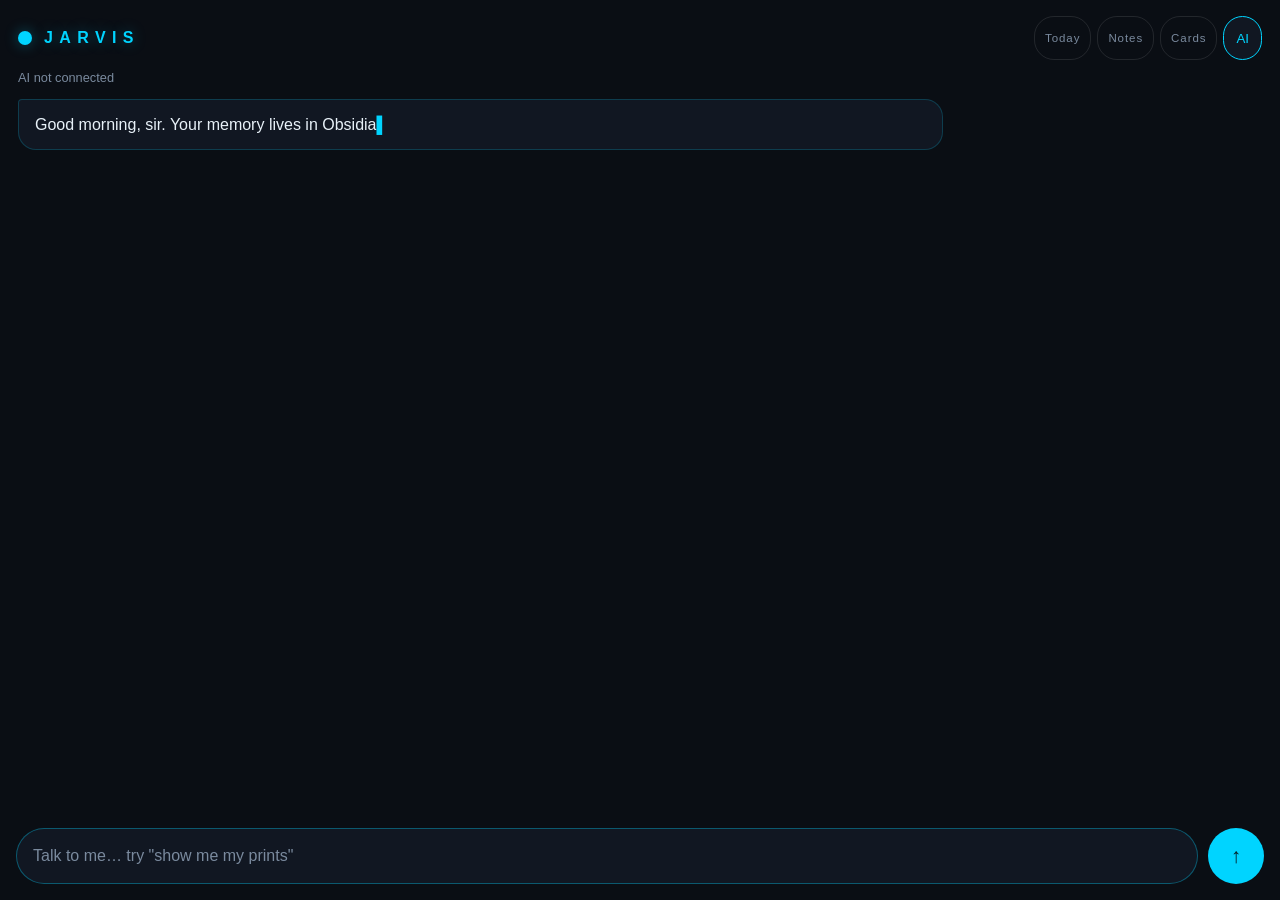
<file: index.html>
<!DOCTYPE html>
<html lang="en">
<head>
  <!-- ============================================================
       JARVIS — Home: the conversation screen
       ------------------------------------------------------------
       This IS Jarvis now. One clean screen:
         - His line TYPES out letter by letter (voice stand-in)
         - You answer in the prompt box (until voice ships)
         - Ask for things ("show me my prints") and the bubbles
           appear in a centered column — tap your picks, pause
           three seconds, then he asks which to start with.

       Obsidian Markdown synced to private R2 is primary memory.
       Explicit captures write vault notes; AI reads current excerpts.
       The greeting still includes legacy tasks and the local print queue.

       The old card dashboard still exists as dashboard.html
       (linked up top as "Cards"), along with Today and vault Notes.

       ONE file: HTML + CSS + JS. No frameworks.
       ============================================================ -->

  <meta charset="UTF-8">

  <!-- Fit phone screens, including iPhone notch areas -->
  <meta name="viewport" content="width=device-width, initial-scale=1, viewport-fit=cover">

  <!-- iPhone "Add to Home Screen" support -->
  <meta name="apple-mobile-web-app-capable" content="yes">
  <meta name="apple-mobile-web-app-status-bar-style" content="black-translucent">
  <meta name="theme-color" content="#0a0e14">

  <title>JARVIS</title>

  <style>
    /* ==========================================================
       THEME
       ========================================================== */
    :root {
      --bg:      #0a0e14;
      --panel:   #111722;
      --accent:  #00d4ff;
      --text:    #e8f1f8;
      --dim:     #7a8a9e;
      --good:    #3ddc84;
      --appt:    #ff5c5c;
      --glow:    rgba(0, 212, 255, 0.35);
      --settle:  cubic-bezier(0.22, 1, 0.36, 1);
    }

    * {
      margin: 0;
      padding: 0;
      box-sizing: border-box;
      -webkit-tap-highlight-color: transparent;
    }

    body {
      height: 100vh;
      height: 100dvh;              /* no jump when iPhone URL bar hides */
      background: var(--bg);
      color: var(--text);
      font-family: -apple-system, BlinkMacSystemFont, "Segoe UI", Roboto, sans-serif;
      display: flex;
      flex-direction: column;
      overflow: hidden;
      padding: env(safe-area-inset-top) env(safe-area-inset-right)
               env(safe-area-inset-bottom) env(safe-area-inset-left);
    }

    /* ==========================================================
       TOP — reactor + wordmark + tiny view links
       ========================================================== */
    .topbar {
      display: flex;
      flex-wrap: wrap;
      align-items: center;
      gap: 12px;
      padding: 16px 18px 10px;
    }

    .reactor {
      width: 14px;
      height: 14px;
      border-radius: 50%;
      background: var(--accent);
      box-shadow: 0 0 14px var(--glow);
      animation: pulse 3s ease-in-out infinite;
    }

    .reactor.thinking {            /* pulses faster while he "types" */
      animation: pulse 0.8s ease-in-out infinite;
    }

    @keyframes pulse {
      0%, 100% { box-shadow: 0 0 7px  var(--glow); opacity: 0.85; }
      50%      { box-shadow: 0 0 20px var(--glow); opacity: 1;    }
    }

    .wordmark {
      font-size: 1rem;
      letter-spacing: 0.4em;
      font-weight: 700;
      color: var(--accent);
      text-shadow: 0 0 14px var(--glow);
    }

    .topbar-links {
      margin-left: auto;
      display: flex;
      gap: 6px;
    }

    .topbar-links a {
      display: flex;
      align-items: center;
      min-height: 44px;
      color: var(--dim);
      text-decoration: none;
      font-size: 0.72rem;
      letter-spacing: 0.08em;
      padding: 8px 10px;
      border-radius: 20px;
      border: 1px solid rgba(255,255,255,0.1);
    }

    .topbar-links a:active {
      color: var(--accent);
      border-color: var(--accent);
    }

    .ai-button {
      min-height: 44px;
      padding: 8px 12px;
      border: 1px solid var(--accent);
      border-radius: 20px;
      background: var(--panel);
      color: var(--accent);
      cursor: pointer;
    }

    .ai-status { padding: 0 18px 6px; color: var(--dim); font-size: 0.8rem; }
    dialog {
      width: min(92vw, 460px);
      max-height: 85dvh;
      overflow-y: auto;
      margin: auto;
      padding: 22px;
      background: var(--panel);
      color: var(--text);
      border: 1px solid var(--accent);
      border-radius: 18px;
    }
    dialog::backdrop { background: rgba(0, 0, 0, 0.7); }
    dialog h2 { margin-bottom: 12px; }
    dialog p { margin: 12px 0; line-height: 1.45; }
    dialog label { display: block; margin-top: 16px; }
    dialog input {
      width: 100%;
      min-height: 48px;
      margin-top: 6px;
      padding: 12px;
      background: var(--bg);
      color: var(--text);
      border: 1px solid var(--dim);
      border-radius: 10px;
      font-size: 1rem;
    }
    .ai-actions { display: flex; flex-wrap: wrap; gap: 10px; margin-top: 18px; }
    #ai-error { color: var(--appt); }
    .send-btn:disabled { opacity: 0.5; cursor: wait; }

    /* ==========================================================
       CHAT — the conversation scroll area
       ========================================================== */
    .chat {
      flex: 1;
      min-height: 0;
      overflow-y: auto;
      padding: 8px 18px 12px;
      display: flex;
      flex-direction: column;
      gap: 14px;
    }

    .chat > * { flex-shrink: 0; }

    /* --- his line (types out) --- */
    .line-jarvis {
      display: grid;
      align-self: flex-start;
      max-width: 88%;
      background: var(--panel);
      border: 1px solid rgba(0, 212, 255, 0.2);
      border-radius: 4px 18px 18px 18px;
      padding: 13px 16px;
      font-size: 1rem;
      line-height: 1.45;
      animation: rise 0.32s var(--settle);
    }

    .line-copy, .line-typing { grid-area: 1 / 1; min-width: 0; overflow-wrap: anywhere; white-space: pre-wrap; }
    .line-copy { visibility: hidden; }

    @keyframes rise {
      from { opacity: 0; transform: translateY(4px); }
      to   { opacity: 1; transform: translateY(0);   }
    }

    /* blinking caret while he types */
    .caret::after {
      content: "▌";
      color: var(--accent);
      animation: blink 0.7s step-end infinite;
    }

    @keyframes blink { 50% { opacity: 0; } }

    /* ==========================================================
       CARD LIST — centered, in normal flow so cards never overlap
       ========================================================== */
    .sky {
      align-self: stretch;
      display: flex;
      flex-direction: column;
      height: clamp(240px, 60vh, 640px);
      height: clamp(240px, 60dvh, 640px);
      overflow-y: auto;
      overflow-anchor: none;
      width: 100%;
      max-width: 520px;
      margin: 0 auto;
      padding: 16px;
    }

    .card-list {
      display: grid;
      grid-template-columns: minmax(0, 1fr);
      gap: 16px;
      width: 100%;
      flex: none;
      margin: auto 0;
    }

    .sky.settled .card-list { margin: 0; }

    .bubble {
      width: 100%;
      min-width: 0;
      min-height: 64px;
      text-align: left;
      font: inherit;
      color: var(--text);
      overflow-wrap: anywhere;
      background: var(--panel);
      border: 1px solid rgba(0, 212, 255, 0.25);
      border-radius: 16px;
      padding: 12px 14px;
      cursor: pointer;
      transition: opacity 0.24s ease,
                  background-color 0.18s ease-out,
                  border-color 0.18s ease-out, box-shadow 0.18s ease-out;
    }

    .bubble-name { font-size: 1rem; font-weight: 600; line-height: 1.35; }
    .bubble-meta { margin-top: 4px; font-size: 0.85rem; color: var(--dim); }
    .bubble:focus-visible { outline: 2px solid var(--accent); outline-offset: 3px; }

    .bubble.picked {
      animation: none;
      border-color: var(--accent);
      box-shadow: 0 0 12px var(--glow);
      background: rgba(0, 212, 255, 0.08);
    }

    /* ==========================================================
       PROMPT BOX — your voice, for now
       ========================================================== */
    .prompt {
      display: flex;
      gap: 10px;
      padding: 10px 16px 16px;
    }

    #prompt-input {
      flex: 1;
      min-width: 0;
      padding: 16px;
      border-radius: 30px;
      border: 1px solid rgba(0, 212, 255, 0.35);
      background: var(--panel);
      color: var(--text);
      font-size: 1rem;
      outline: none;
    }

    #prompt-input:focus {
      border-color: var(--accent);
      box-shadow: 0 0 16px var(--glow);
    }

    #prompt-input::placeholder { color: var(--dim); }

    .send-btn {
      width: 56px;
      height: 56px;
      flex: none;
      border-radius: 50%;
      border: none;
      background: var(--accent);
      color: #04222b;
      font-size: 1.3rem;
      cursor: pointer;
      transition: transform 0.12s ease, box-shadow 0.12s ease;
    }

    .send-btn:active {
      transform: scale(0.97);
      box-shadow: 0 0 20px var(--glow);
    }

    @media (prefers-reduced-motion: reduce) {
      .reactor, .bubble, .caret::after { animation: none; }
      .line-jarvis, .sky { animation: none; }
      .bubble, .send-btn { transition: none; }
      .send-btn:active { transform: none; }
    }
  </style>
</head>

<body>

  <!-- ===================== TOP ===================== -->
  <div class="topbar">
    <span class="reactor" id="reactor"></span>
    <span class="wordmark">JARVIS</span>
    <nav class="topbar-links">
      <a href="today.html">Today</a>
      <a href="notes.html">Notes</a>
      <a href="dashboard.html">Cards</a>
      <button class="ai-button" id="ai-settings-btn" type="button">AI</button>
    </nav>
  </div>
  <div class="ai-status" id="ai-status" role="status" aria-live="polite">AI not connected</div>

  <dialog id="ai-settings" aria-labelledby="ai-title">
    <form id="ai-form">
      <h2 id="ai-title">Connect DeepSeek</h2>
      <p>Your API key stays in your Cloudflare Worker. Enter its URL and your
         separate connection token here, not your DeepSeek API key.</p>
      <p>Obsidian is your primary memory. The Worker reads relevant Markdown
         from your private synced R2 vault for AI questions, along with your
         legacy task Inbox, print queue and up to six recent AI exchanges.
         DeepSeek receives selected note excerpts, not just titles.</p>
      <p>Messages starting with "remember" save Markdown to the vault's Inbox,
         not browser storage. Notes can read, edit and organize your vault without
         calling DeepSeek. Sync Obsidian before and after making changes.</p>
      <label for="ai-url">Worker URL</label>
      <input id="ai-url" type="url" placeholder="https://my-jarvis-ai.your-name.workers.dev"
             required autocomplete="off" autocapitalize="none" spellcheck="false">
      <label for="ai-token">Connection token (cleared on refresh)</label>
      <input id="ai-token" type="password" required minlength="32" maxlength="256"
             autocomplete="off">
      <p id="ai-error" role="alert"></p>
      <div class="ai-actions">
        <button class="ai-button" type="submit">Enable AI</button>
        <button class="ai-button" id="ai-disconnect" type="button">Disconnect</button>
        <button class="ai-button" id="ai-close" type="button">Close</button>
      </div>
    </form>
  </dialog>

  <!-- ===================== CONVERSATION ===================== -->
  <div class="chat" id="chat"></div>

  <!-- ===================== PROMPT ===================== -->
  <div class="prompt">
    <input id="prompt-input" type="text" autocomplete="off" maxlength="4000" aria-label="Message to Jarvis"
           placeholder='Talk to me… try "show me my prints"'>
    <button class="send-btn" id="send-btn" aria-label="Send">↑</button>
  </div>

  <script>
    /* ==========================================================
       SETTINGS
       ========================================================== */
    const NAME = "sir";
    const TYPE_SPEED = 22;   // ms per character — his "voice"
    const PICK_PAUSE = 3000;

    /* ==========================================================
       STORAGE HELPERS — same keys the other views use
       ========================================================== */
    function loadJSON(key, fallback) {
      try { return JSON.parse(localStorage.getItem(key)) ?? fallback; }
      catch { return fallback; }
    }
    function saveJSON(key, value) {
      localStorage.setItem(key, JSON.stringify(value));
    }

    /* ==========================================================
       PRINT CATALOG — the pool "show me my prints" pulls from.
       localStorage step for now; Google Sheets swaps in later.
       ========================================================== */
    const PRINT_CATALOG = [
      { id: "p1",  name: "Phone stand — desk",        meta: "PETG black · ~2h"     },
      { id: "p2",  name: "Panel mount bracket",       meta: "Electric Boyes · ~1h" },
      { id: "p3",  name: "Cable clips ×20",           meta: "PLA grey · ~3h"       },
      { id: "p4",  name: "Label maker battery cover", meta: "PLA white · ~45m"     },
      { id: "p5",  name: "Shop sign — Dynamic Media", meta: "PETG teal · ~6h"      },
      { id: "p6",  name: "Filament dry box clips",    meta: "PETG · ~1h"           },
      { id: "p7",  name: "Drill bit organizer",       meta: "PLA red · ~4h"        },
      { id: "p8",  name: "Key fob — shop logo",       meta: "PLA silk · ~30m"      },
      { id: "p9",  name: "Outlet cover spacers",      meta: "Electric Boyes · ~1h" },
      { id: "p10", name: "Headphone wall hook",       meta: "PETG black · ~2h"     }
    ];

    /* ==========================================================
       DOM HANDLES + STATE
       ========================================================== */
    const chat    = document.getElementById("chat");
    const input   = document.getElementById("prompt-input");
    const reactor = document.getElementById("reactor");

    let typing = false;       // don't accept input mid-sentence
    let picker = null;        // live picker state, or null when no sky is open
    let sending = false;
    let aiToken = "";         // Never persist the connection token or API key.
    let aiHistory = [];
    let aiURL = "";
    let pendingCapture = null;
    const aiStatus = document.getElementById("ai-status");
    const aiDialog = document.getElementById("ai-settings");
    const aiError = document.getElementById("ai-error");
    try {
      aiURL = localStorage.getItem("jarvis.aiURL") || "";
    } catch (error) {
      console.error("Could not read Jarvis AI settings.", error);
      aiError.textContent = "Browser storage is unavailable. Connection settings cannot be saved.";
    }

    function updateAIStatus() {
      aiStatus.textContent = aiToken ? "AI enabled - not yet verified"
        : aiURL ? "AI locked - open AI to enter your token" : "AI not connected";
    }
    updateAIStatus();

    document.getElementById("ai-settings-btn").addEventListener("click", () => {
      document.getElementById("ai-url").value = aiURL;
      document.getElementById("ai-token").value = aiToken;
      aiDialog.showModal();
    });
    document.getElementById("ai-close").addEventListener("click", () => aiDialog.close());
    document.getElementById("ai-form").addEventListener("submit", event => {
      event.preventDefault();
      try {
        const url = new URL(document.getElementById("ai-url").value.trim());
        const token = document.getElementById("ai-token").value.trim();
        if (url.protocol !== "https:" || url.username || url.password ||
            url.search || url.hash || url.pathname !== "/") {
          throw new Error("Use the HTTPS Worker URL only, without a path, query, or credentials.");
        }
        if (token.length < 32 || token.length > 256 || /\s/.test(token)) {
          throw new Error("Use a connection token of 32-256 characters without spaces.");
        }
        localStorage.setItem("jarvis.aiURL", url.href);
        aiURL = url.href;
        aiToken = token;
        aiHistory = [];
        aiError.textContent = "";
        updateAIStatus();
        aiDialog.close();
      } catch (error) {
        aiError.textContent = error.message;
      }
    });
    document.getElementById("ai-disconnect").addEventListener("click", () => {
      aiToken = "";
      aiHistory = [];
      document.getElementById("ai-token").value = "";
      updateAIStatus();
      aiDialog.close();
    });

    async function vaultRequest(path, method = "GET", data) {
      if (!aiURL || !aiToken) throw new Error("Connect your Worker using AI up top. Vault notes are not saved locally.");
      const controller = new AbortController();
      const timer = setTimeout(() => controller.abort(), 30000);
      try {
        const response = await fetch(new URL(path, aiURL), {
          method,
          headers: { Authorization: "Bearer " + aiToken, ...(data ? { "Content-Type": "application/json" } : {}) },
          body: data ? JSON.stringify(data) : undefined,
          credentials: "omit", redirect: "error", signal: controller.signal
        });
        const result = await response.json();
        if (!response.ok) throw new Error(result.error || "Vault Worker error " + response.status);
        return result;
      } catch (error) {
        if (controller.signal.aborted || error instanceof TypeError || error instanceof SyntaxError) {
          throw new Error("Vault response could not be confirmed. Your message will be returned to the box. Check Notes before retrying; it may already have saved.");
        }
        throw error;
      } finally { clearTimeout(timer); }
    }

    async function rememberInVault(text) {
      const title = text.split("\n")[0].replace(/[\\/:*?"<>|#^[\]\u0000-\u001f\u007f]/g, " ").trim().slice(0, 70) || "Note";
      // Reuse the same path if a response is lost, so a retry cannot duplicate it.
      if (!pendingCapture || pendingCapture.text !== text) {
        pendingCapture = { text, path: "Inbox/" + title + "-" + crypto.randomUUID() + ".md" };
      }
      const saved = await vaultRequest("/vault/note", "POST", {
        path: pendingCapture.path, content: "# " + title + "\n\n" + text + "\n",
        autoTag: true, autoLink: true
      });
      if (typeof saved.path !== "string" || typeof saved.etag !== "string") {
        throw new Error("Vault returned an invalid save confirmation. Check Notes before retrying.");
      }
      pendingCapture = null;
      aiStatus.textContent = "Vault connected";
      return jarvisSays("Saved in Obsidian: " + saved.path + ". Sync Obsidian to pull it onto your iPhone. No notification was scheduled.");
    }

    async function askDeepSeek(text) {
      if (!aiURL || !aiToken) {
        throw new Error("DeepSeek is not connected. Open AI up top to enter your Worker URL and connection token. The Picker still works locally; notes require the vault connection.");
      }
      // Read memory fresh so changes made in Inbox and Today are included.
      const readMemory = key => {
        let value;
        try {
          const raw = localStorage.getItem(key);
          value = raw === null ? [] : JSON.parse(raw);
        } catch {
          throw new Error("Could not read saved memory: " + key + ". Check browser storage and saved data. Nothing was sent.");
        }
        if (!Array.isArray(value)) throw new Error("Saved memory is invalid: " + key + ". Nothing was sent.");
        return value;
      };
      const body = JSON.stringify({
        message: text,
        history: aiHistory,
        context: {
          inbox: readMemory("jarvis.inbox"),
          printQueue: readMemory("jarvis.printQueue"),
          printCatalog: PRINT_CATALOG,
          localDate: new Date().toLocaleString(),
          timeZone: Intl.DateTimeFormat().resolvedOptions().timeZone
        }
      });
      if (new TextEncoder().encode(body).byteLength > 200000) {
        throw new Error("Saved memory is too large for this connection. Nothing was sent.");
      }
      const controller = new AbortController();
      const timer = setTimeout(() => controller.abort(), 55000);
      aiStatus.textContent = "Asking DeepSeek...";
      reactor.classList.add("thinking");
      let response;
      let result;
      try {
        response = await fetch(aiURL, {
          method: "POST",
          headers: { "Content-Type": "application/json", "Authorization": "Bearer " + aiToken },
          body,
          signal: controller.signal,
          credentials: "omit",
          redirect: "error"
        });
        result = await response.json();
      } catch (error) {
        console.error("Jarvis AI request failed.", error);
        throw new Error(controller.signal.aborted
          ? "DeepSeek took too long. Your message is back in the box so you can retry."
          : "Could not reach the AI Worker. Check its URL, internet connection, and ALLOWED_ORIGIN setting.");
      } finally {
        clearTimeout(timer);
        reactor.classList.remove("thinking");
      }
      if (!response.ok) {
        throw new Error(typeof result?.error === "string" ? result.error : "AI Worker returned an error (" + response.status + ").");
      }
      if (typeof result?.reply !== "string" || !result.reply.trim() || result.reply.length > 8000) {
        throw new Error("AI Worker returned an invalid answer. Please retry.");
      }
      aiHistory = [...aiHistory, { role: "user", content: text },
        { role: "assistant", content: result.reply }].slice(-12);
      const memory = result.memory;
      aiStatus.textContent = memory && Array.isArray(memory.sources)
        ? "DeepSeek connected - " + memory.sources.length + " vault sources (" + memory.scannedNotes + "/" + memory.totalNotes + " notes scanned)" +
          (Array.isArray(memory.skippedLargeNotes) && memory.skippedLargeNotes.length
            ? " - " + memory.skippedLargeNotes.length + " oversized notes skipped" : "")
        : "DeepSeek connected";
      return jarvisSays(result.reply);
    }

    function reduceMotion() {
      return window.matchMedia("(prefers-reduced-motion: reduce)").matches;
    }

    async function fadeElements(elements, from, to, duration) {
      if (reduceMotion() || !Element.prototype.animate) return;
      await Promise.all(elements.map(el => el.animate(
        [{ opacity: from }, { opacity: to }],
        { duration, easing: "ease-in-out", fill: "forwards" }
      ).finished));
    }

    function revealCards(sky) {
      if (reduceMotion() || !Element.prototype.animate) return;
      sky.querySelectorAll(".bubble").forEach((card, index) => {
        card.disabled = true;
        const entrance = card.animate(
          [{ opacity: 0, transform: "translateY(18px)" },
           { opacity: 1, transform: "translateY(0)" }],
          {
            duration: 700, delay: index * 180, fill: "backwards",
            easing: "cubic-bezier(0.22, 1, 0.36, 1)"
          }
        );
        entrance.onfinish = () => {
          if (!sky.classList.contains("settling")) card.disabled = false;
        };
      });
    }

    async function settleCards(sky, selected) {
      const cards = [...sky.querySelectorAll(".bubble")];
      const remaining = cards.filter(card => selected.some(item => item.id === card.dataset.id));
      const dismissed = cards.filter(card => !remaining.includes(card));
      const animated = !reduceMotion() && Boolean(Element.prototype.animate);
      sky.classList.add("settling");
      if (animated) cards.forEach(card => card.getAnimations().forEach(animation => animation.finish()));
      cards.forEach(card => { card.disabled = true; });

      await fadeElements(dismissed, 1, 0, 500);
      const first = remaining.map(card => card.getBoundingClientRect());
      dismissed.forEach(card => card.remove());
      sky.classList.add("settled");
      sky.scrollTop = 0;
      remaining.forEach(card => {
        card.removeAttribute("aria-pressed");
      });
      if (animated) {
        // Preserve screen order and use one easing curve so cards never cross.
        const last = remaining.map(card => card.getBoundingClientRect());
        await Promise.all(remaining.map((card, index) => card.animate(
          [{ transform: "translateY(" + (first[index].top - last[index].top) + "px)" },
           { transform: "translateY(0)" }],
          { duration: 900, easing: "cubic-bezier(0.22, 1, 0.36, 1)" }
        ).finished));
      }
      sky.classList.remove("settling");
      remaining.forEach(card => { card.disabled = false; });
    }

    /* ==========================================================
       JARVIS SPEAKS — types a line into the chat, letter by
       letter. Returns a Promise so lines can chain in order.
       ========================================================== */
    function jarvisSays(text) {
      return new Promise(resolve => {
        typing = true;
        reactor.classList.add("thinking");

        const line = document.createElement("div");
        line.className = "line-jarvis";
        const copy = document.createElement("span");
        copy.className = "line-copy";
        copy.setAttribute("aria-hidden", "true");
        copy.textContent = text;
        const spoken = document.createElement("span");
        spoken.className = "line-typing caret";
        line.append(copy, spoken);
        chat.appendChild(line);
        scrollChat();

        if (reduceMotion()) {
          spoken.textContent = text;
          spoken.classList.remove("caret");
          reactor.classList.remove("thinking");
          typing = false;
          resolve();
          return;
        }

        let i = 0;
        const step = Math.max(1, Math.ceil(text.length / 180));
        const tick = setInterval(() => {
          i += step;
          spoken.textContent = text.slice(0, i);
          if (i >= text.length) {
            clearInterval(tick);
            spoken.classList.remove("caret");
            reactor.classList.remove("thinking");
            typing = false;
            resolve();
          }
        }, TYPE_SPEED);
      });
    }

    function scrollChat() {
      chat.scrollTo({ top: chat.scrollHeight, behavior: reduceMotion() ? "auto" : "smooth" });
    }

    /* ==========================================================
       THE SKY — centered suggestion cards inside the chat
       ========================================================== */
    function openSky(items) {
      picker = { phase: "pick", items: [...items], picked: [], el: null, timer: null };

      const sky = document.createElement("div");
      sky.className = "sky";
      const list = document.createElement("div");
      list.className = "card-list";
      sky.appendChild(list);
      chat.appendChild(sky);
      picker.el = sky;

      picker.items.forEach(item => {
        const b = document.createElement("button");
        b.type = "button";
        b.className = "bubble";
        b.dataset.id = item.id;
        b.setAttribute("aria-pressed", "false");
        b.innerHTML =
          '<div class="bubble-name"></div><div class="bubble-meta"></div>';
        b.querySelector(".bubble-name").textContent = item.name;
        b.querySelector(".bubble-meta").textContent = item.meta;
        b.addEventListener("click", () => onBubbleTap(item.id));
        list.appendChild(b);
      });

      chat.scrollTo({
        top: sky.offsetTop - chat.offsetTop,
        behavior: "auto"
      });
      revealCards(sky);
    }

    function schedulePicks() {
      clearTimeout(picker.timer);
      if (!picker.picked.length) return;
      picker.timer = setTimeout(() => {
        // Do not interrupt a sentence being typed by either person.
        if (typing || input.value.trim()) schedulePicks();
        else confirmPicks();
      }, PICK_PAUSE);
    }

    function onBubbleTap(id) {
      if (!picker) return;

      if (picker.phase === "pick") {
        const item  = picker.items.find(i => i.id === id);
        const index = picker.picked.findIndex(p => p.id === id);
        if (index >= 0) picker.picked.splice(index, 1);
        else            picker.picked.push(item);

        const bubble = picker.el.querySelector('[data-id="' + id + '"]');
        bubble.classList.toggle("picked");
        bubble.setAttribute("aria-pressed", bubble.classList.contains("picked"));
        schedulePicks();
      } else if (picker.phase === "chooseFirst") {
        startWith(picker.picked.find(p => p.id === id));
      }
    }

    /* ==========================================================
       PICKER FLOW — confirm picks → rest fade away → which first?
       ========================================================== */
    async function confirmPicks() {
      if (!picker || picker.phase !== "pick") return;
      clearTimeout(picker.timer);
      if (picker.picked.length === 0) {
        await jarvisSays("Nothing selected — tap a few bubbles first.");
        return;
      }

      const activePicker = picker;
      activePicker.phase = "settling";
      const survivors = [...activePicker.picked];
      await settleCards(activePicker.el, survivors);
      activePicker.items = [...activePicker.el.querySelectorAll(".bubble")].map(card =>
        survivors.find(item => item.id === card.dataset.id));
      activePicker.phase = "chooseFirst";

      await jarvisSays(survivors.length + " it is. Which one first — tap it or name it.");
    }

    async function startWith(item) {
      picker.phase = "done";

      const list = picker.picked.map(p => ({ ...p, first: p.id === item.id }));
      saveJSON("jarvis.printQueue", list);

      const skyEl = picker.el;
      skyEl.querySelectorAll(".bubble").forEach(card => { card.disabled = true; });
      picker = null;
      await fadeElements([skyEl], 1, 0, 240);
      skyEl.remove();
      await jarvisSays('Starting with "' + item.name + '." Your list of ' +
                       list.length + " is saved — waiting in Today.");
    }

    /* ==========================================================
       THE GREETING — he brings your day UP to you
       ========================================================== */
    async function greet(askAfter) {
      const now   = new Date();
      const hour  = now.getHours();
      const word  = hour < 12 ? "Good morning" : hour < 18 ? "Good afternoon" : "Good evening";
      const inbox = loadJSON("jarvis.inbox", []);
      const queue = loadJSON("jarvis.printQueue", []);
      const appts = inbox.filter(i => i.bucket === "appointment");

      let line = word + ", " + NAME + ".";
      if (appts.length > 0) {
        line += " Your legacy task Inbox has " + appts.length + " appointment" + (appts.length > 1 ? "s" : "") +
                " (dates not verified) — first listed: " + appts[0].text +
                (appts[0].when ? " (" + appts[0].when + ")" : "") + ".";
      }
      if (queue.length > 0) {
        line += " " + queue.length + " print" + (queue.length > 1 ? "s are" : " is") + " queued.";
      }
      if (appts.length === 0 && queue.length === 0) {
        line += " Your memory lives in Obsidian. Open Notes, or connect AI and ask me about it.";
      }
      if (askAfter) line += " What would you like to do?";

      await jarvisSays(line);
    }

    /* ==========================================================
       Picker stays local; explicit saves write Markdown; other text goes to AI.
       ========================================================== */
    async function route(text) {
      const lower = text.toLowerCase();

      // --- mid-picker conversation ---
      if (picker) {
        if (picker.phase === "pick") {
          if (/\b(done|that'?s all|those|confirm)\b/.test(lower)) return confirmPicks();
          if (/\ball\b/.test(lower)) {
            picker.items.forEach(i => {
              if (!picker.picked.some(p => p.id === i.id)) picker.picked.push(i);
              picker.el.querySelector('[data-id="' + i.id + '"]')
                .classList.add("picked");
            });
            picker.el.querySelectorAll(".bubble").forEach(b =>
              b.setAttribute("aria-pressed", "true"));
            schedulePicks();
            return jarvisSays("All selected. I'll line them up after a short pause.");
          }
          return jarvisSays("Tap the ones you want — or say done.");
        }
        if (picker.phase === "settling") return;
        if (picker.phase === "chooseFirst") {
          const num = lower.match(/\b(1st|first|2nd|second|3rd|third|\d+)\b/);
          let choice = null;
          if (num) {
            const n = { "1st": 1, "first": 1, "2nd": 2, "second": 2,
                        "3rd": 3, "third": 3 }[num[1]] || parseInt(num[1], 10);
            choice = picker.items[n - 1];
          }
          if (!choice) {
            choice = picker.picked.find(p =>
              lower.includes(p.name.toLowerCase().split(" ")[0]));
          }
          if (choice) return startWith(choice);
          return jarvisSays("Which one — tap it, or name it.");
        }
      }

      // --- DUMP: remember / note / remind me ---
      if (/^(remember|note|remind me|add|dump)\b/i.test(text)) {
        const clean  = text.replace(/^(remember|note|remind me( to)?|add|dump)\b[\s:,-]*/i, "").trim();
        if (!clean) return jarvisSays("What would you like me to remember?");
        return rememberInVault(clean);
      }

      if (/^(what['’]s on today|what is on today|today|appointments|schedule|my day|briefing|show (me )?(my )?(day|schedule))[\s?!.]*$/.test(lower)) {
        return greet(false);
      }
      if (/^(show|list|pick|choose)\s+(me\s+)?(my\s+|some\s+|the\s+)?prints?(\s+(list|queue))?[\s?!.]*$/.test(lower) ||
          /^(prints?|print list|queue)[\s?!.]*$/.test(lower)) {
        await jarvisSays("Of course. Tap your prints. After a 3-second pause, I'll line up your picks. You can also say done.");
        return openSky(PRINT_CATALOG);
      }
      if (/^(inbox|show (me )?(my )?inbox)[\s?!.]*$/.test(lower)) {
        const result = await vaultRequest("/vault/notes");
        if (!Array.isArray(result.notes)) throw new Error("Vault returned an invalid note list.");
        const count = result.notes.filter(note => note.path.startsWith("Inbox/") && !note.redirect).length;
        return jarvisSays("Your Obsidian Inbox has " + count + " notes. Open Notes to read or organize them.");
      }

      // --- greetings ---
      if (/^(hi|hey|hello|morning|afternoon|evening|jarvis)[\s?!.]*$/.test(lower)) {
        return greet(false);
      }

      return askDeepSeek(text);
    }

    /* ==========================================================
       INPUT WIRING
       ========================================================== */
    async function send() {
      const text = input.value.trim();
      if (!text || typing || sending) return;
      sending = true;
      document.getElementById("send-btn").disabled = true;
      document.getElementById("ai-settings-btn").disabled = true;
      input.value = "";
      try {
        await route(text);
      } catch (error) {
        console.error("Jarvis could not complete the message.", error);
        aiStatus.textContent = "Message failed - check Notes before retrying a save";
        if (!input.value) input.value = text;
        await jarvisSays(error.message || "Could not complete your message. Please retry.");
      } finally {
        sending = false;
        document.getElementById("send-btn").disabled = false;
        document.getElementById("ai-settings-btn").disabled = false;
      }
    }

    document.getElementById("send-btn").addEventListener("click", send);
    input.addEventListener("keydown", e => { if (e.key === "Enter") send(); });
    input.addEventListener("input", () => {
      if (picker && picker.phase === "pick") schedulePicks();
    });

    /* ==========================================================
       OPEN — he speaks first
       ========================================================== */
    greet(true);
  </script>
</body>
</html>
</file>
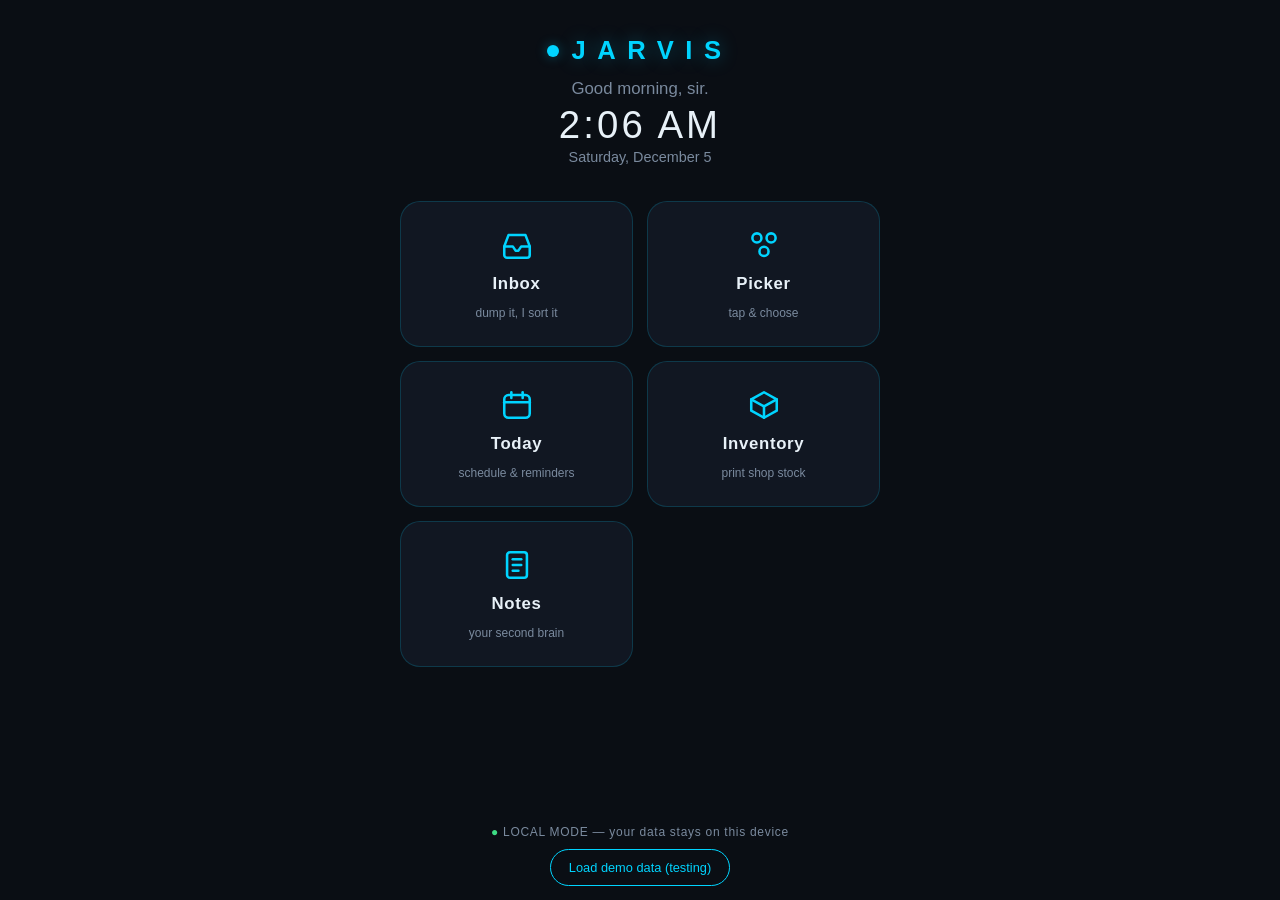
<file: dashboard.html>
<!DOCTYPE html>
<html lang="en">
<head>
  <!-- ============================================================
       JARVIS — Home Base / Dashboard Shell
       ------------------------------------------------------------
       This is the front door of your second brain.
       Everything else (Picker, Today, Inventory, Notes)
       launches from here.
       Built as ONE file: HTML + CSS + JS together. No frameworks.
       ============================================================ -->

  <meta charset="UTF-8">

  <!-- Makes it fit a phone screen properly, including iPhone notch areas -->
  <meta name="viewport" content="width=device-width, initial-scale=1, viewport-fit=cover">

  <!-- iPhone "Add to Home Screen" support: makes it feel like a real app -->
  <meta name="apple-mobile-web-app-capable" content="yes">
  <meta name="apple-mobile-web-app-status-bar-style" content="black-translucent">
  <meta name="theme-color" content="#0a0e14">

  <title>JARVIS</title>

  <!-- LATER: we'll add a manifest.json + icons here when we make it
       a full installable PWA. One thing at a time. -->

  <style>
    /* ==========================================================
       THEME — change these few colours and the whole app follows
       ========================================================== */
    :root {
      --bg:      #0a0e14;   /* deep space blue-black           */
      --panel:   #111722;   /* card background                 */
      --accent:  #00d4ff;   /* arc-reactor cyan                */
      --text:    #e8f1f8;   /* main text                       */
      --dim:     #7a8a9e;   /* secondary text                  */
      --glow:    rgba(0, 212, 255, 0.35);
    }

    * {
      margin: 0;
      padding: 0;
      box-sizing: border-box;
      /* Removes the grey flash iPhones show when you tap things */
      -webkit-tap-highlight-color: transparent;
    }

    body {
      min-height: 100vh;
      background: var(--bg);
      color: var(--text);
      font-family: -apple-system, BlinkMacSystemFont, "Segoe UI", Roboto, sans-serif;
      display: flex;
      flex-direction: column;
      /* Respect the iPhone notch / home bar */
      padding: env(safe-area-inset-top) env(safe-area-inset-right)
               env(safe-area-inset-bottom) env(safe-area-inset-left);
    }

    /* ==========================================================
       HEADER — title, glowing "reactor", greeting, clock
       ========================================================== */
    header {
      text-align: center;
      padding: 36px 20px 24px;
    }

    .title {
      font-size: 1.6rem;
      letter-spacing: 0.45em;      /* spaced-out letters = Jarvis feel */
      font-weight: 700;
      color: var(--accent);
      text-shadow: 0 0 18px var(--glow);
      display: flex;
      align-items: center;
      justify-content: center;
      gap: 12px;
    }

    /* The little pulsing dot = the arc reactor. Pure CSS. */
    .reactor {
      width: 12px;
      height: 12px;
      border-radius: 50%;
      background: var(--accent);
      box-shadow: 0 0 12px var(--glow);
      animation: pulse 3s ease-in-out infinite;
    }

    @keyframes pulse {
      0%, 100% { box-shadow: 0 0 8px  var(--glow); opacity: 0.85; }
      50%      { box-shadow: 0 0 22px var(--glow); opacity: 1;    }
    }

    .greeting {
      margin-top: 14px;
      font-size: 1.05rem;
      color: var(--dim);
    }

    .clock {
      margin-top: 4px;
      font-size: 2.4rem;
      font-weight: 300;
      letter-spacing: 0.08em;
      color: var(--text);
    }

    .date {
      font-size: 0.9rem;
      color: var(--dim);
      margin-top: 2px;
    }

    /* ==========================================================
       DASHBOARD — the big tappable cards (2x2 grid on a phone)
       ========================================================== */
    main {
      flex: 1;
      width: 100%;
      max-width: 520px;            /* stays tidy on big screens too */
      margin: 0 auto;
      padding: 12px 20px 20px;
      display: grid;
      grid-template-columns: 1fr 1fr;
      gap: 14px;
      align-content: start;
    }

    .card {
      background: var(--panel);
      border: 1px solid rgba(0, 212, 255, 0.18);
      border-radius: 20px;
      padding: 26px 14px;
      min-height: 130px;           /* big touch target */
      display: flex;
      flex-direction: column;
      align-items: center;
      justify-content: center;
      gap: 12px;
      cursor: pointer;
      transition: transform 0.12s ease, box-shadow 0.12s ease, border-color 0.12s ease;
    }

    /* Press feedback: card dips and glows when tapped */
    .card:active {
      transform: scale(0.96);
      border-color: var(--accent);
      box-shadow: 0 0 24px var(--glow);
    }

    .card svg {
      width: 34px;
      height: 34px;
      color: var(--accent);
    }

    .card-label {
      font-size: 1.05rem;
      font-weight: 600;
      letter-spacing: 0.04em;
    }

    .card-sub {
      font-size: 0.75rem;
      color: var(--dim);
    }

    /* ==========================================================
       FOOTER — tiny status line so you know which "mode" you're in
       ========================================================== */
    footer {
      text-align: center;
      padding: 14px;
      font-size: 0.75rem;
      color: var(--dim);
      letter-spacing: 0.06em;
    }

    footer .dot { color: #3ddc84; }  /* green = local mode is healthy */

    /* ==========================================================
       TOAST — the little bubble that pops up ("Coming soon...")
       ========================================================== */
    .toast {
      position: fixed;
      left: 50%;
      bottom: 60px;
      transform: translateX(-50%) translateY(20px);
      background: var(--panel);
      border: 1px solid var(--accent);
      color: var(--text);
      padding: 12px 22px;
      border-radius: 30px;
      font-size: 0.9rem;
      box-shadow: 0 0 24px var(--glow);
      opacity: 0;
      pointer-events: none;        /* never blocks taps */
      transition: opacity 0.25s ease, transform 0.25s ease;
      white-space: nowrap;
    }

    .toast.show {
      opacity: 1;
      transform: translateX(-50%) translateY(0);
    }

    /* Respect users who prefer less motion */
    @media (prefers-reduced-motion: reduce) {
      .reactor { animation: none; }
      .card, .toast { transition: none; }
    }
  </style>
</head>

<body>

  <!-- ===================== HEADER ===================== -->
  <header>
    <div class="title"><span class="reactor"></span>JARVIS</div>
    <div class="greeting" id="greeting">Hello</div>
    <div class="clock" id="clock">--:--</div>
    <div class="date" id="date"></div>
  </header>

  <!-- ===================== THE FOUR DOORS =====================
       Each card is a "door" to a view.
       data-ready="false" = not built yet → shows a toast.
       When we build e.g. picker.html, we flip its data-ready
       to "true" and the card will open it automatically.     -->
  <main>
    <div class="card" data-view="inbox" data-ready="true">
      <!-- inbox tray icon -->
      <svg viewBox="0 0 24 24" fill="none" stroke="currentColor" stroke-width="1.8" stroke-linecap="round" stroke-linejoin="round">
        <path d="M3 13l3-8h12l3 8v6a2 2 0 0 1-2 2H5a2 2 0 0 1-2-2z"/>
        <path d="M3 13h6l2 3h2l2-3h6"/>
      </svg>
      <span class="card-label">Inbox</span>
      <span class="card-sub">dump it, I sort it</span>
    </div>

    <div class="card" data-view="picker" data-ready="true">
      <!-- bubbles icon -->
      <svg viewBox="0 0 24 24" fill="none" stroke="currentColor" stroke-width="1.8" stroke-linecap="round">
        <circle cx="7" cy="7" r="3.2"/><circle cx="17" cy="7" r="3.2"/><circle cx="12" cy="16.5" r="3.2"/>
      </svg>
      <span class="card-label">Picker</span>
      <span class="card-sub">tap &amp; choose</span>
    </div>

    <div class="card" data-view="today" data-ready="true">
      <!-- calendar icon -->
      <svg viewBox="0 0 24 24" fill="none" stroke="currentColor" stroke-width="1.8" stroke-linecap="round">
        <rect x="3" y="5" width="18" height="16" rx="3"/>
        <line x1="3" y1="10" x2="21" y2="10"/>
        <line x1="8" y1="3" x2="8" y2="7"/><line x1="16" y1="3" x2="16" y2="7"/>
      </svg>
      <span class="card-label">Today</span>
      <span class="card-sub">schedule &amp; reminders</span>
    </div>

    <div class="card" data-view="inventory" data-ready="false">
      <!-- box icon -->
      <svg viewBox="0 0 24 24" fill="none" stroke="currentColor" stroke-width="1.8" stroke-linecap="round" stroke-linejoin="round">
        <path d="M3 8l9-5 9 5v8l-9 5-9-5z"/><path d="M3 8l9 5 9-5"/><line x1="12" y1="13" x2="12" y2="21"/>
      </svg>
      <span class="card-label">Inventory</span>
      <span class="card-sub">print shop stock</span>
    </div>

    <div class="card" data-view="notes" data-ready="true">
      <!-- note icon -->
      <svg viewBox="0 0 24 24" fill="none" stroke="currentColor" stroke-width="1.8" stroke-linecap="round">
        <rect x="5" y="3" width="14" height="18" rx="2"/>
        <line x1="9" y1="8" x2="15" y2="8"/>
        <line x1="9" y1="12" x2="15" y2="12"/>
        <line x1="9" y1="16" x2="13" y2="16"/>
      </svg>
      <span class="card-label">Notes</span>
      <span class="card-sub">your second brain</span>
    </div>
  </main>

  <!-- ===================== STATUS LINE ===================== -->
  <footer>
    <span class="dot">●</span> LOCAL MODE — your data stays on this device
    <br>
    <button id="demo-btn" style="display:none; margin-top:10px; padding:10px 18px;
            border-radius:30px; border:1px solid var(--accent); background:none;
            color:var(--accent); font-size:0.8rem; cursor:pointer;">
      Load demo data (testing)
    </button>
  </footer>

  <!-- The toast bubble (hidden until needed) -->
  <div class="toast" id="toast"></div>

  <script>
    /* ==========================================================
       SETTINGS — tweak these to make Jarvis yours
       ========================================================== */
    const NAME = "sir";   // how Jarvis addresses you in the greeting

    /* ==========================================================
       CLOCK + GREETING
       Keeps the time, date, and greeting on screen fresh.
       ========================================================== */
    function updateHeader() {
      const now = new Date();

      // Time, e.g. "6:42 PM"
      document.getElementById("clock").textContent =
        now.toLocaleTimeString([], { hour: "numeric", minute: "2-digit" });

      // Date, e.g. "Friday, October 3"
      document.getElementById("date").textContent =
        now.toLocaleDateString([], { weekday: "long", month: "long", day: "numeric" });

      // Greeting changes with the time of day
      const hour = now.getHours();
      let word = "Good evening";
      if (hour < 12) word = "Good morning";
      else if (hour < 18) word = "Good afternoon";
      document.getElementById("greeting").textContent = word + ", " + NAME + ".";
    }

    updateHeader();                    // run once right away...
    setInterval(updateHeader, 10000);  // ...then refresh every 10 seconds

    /* ==========================================================
       TOAST — pops a small message bubble for 2 seconds
       ========================================================== */
    let toastTimer;
    function showToast(message) {
      const toast = document.getElementById("toast");
      toast.textContent = message;
      toast.classList.add("show");
      clearTimeout(toastTimer);  // cancel any previous hide
      toastTimer = setTimeout(() => toast.classList.remove("show"), 2000);
    }

    /* ==========================================================
       DEMO DATA — one tap fills the app so you can test it.
       The button only shows when storage is EMPTY, so it never
       tramples your real stuff. Reload the page after tapping.
       ========================================================== */
    const DEMO_INBOX = [
      { id: "d1", text: "take Callie to her friend's house",        bucket: "appointment", when: "at 7",      added: new Date().toISOString() },
      { id: "d2", text: "supplier call about filament pricing",      bucket: "appointment", when: "at 2:30pm", added: new Date().toISOString() },
      { id: "d3", text: "rebuild the van shelving",                  bucket: "project",     when: null,        added: new Date().toISOString() },
      { id: "d4", text: "cable clips for the shop reno",             bucket: "print",      when: null,        added: new Date().toISOString() },
      { id: "d5", text: "voice-controlled shop lights",              bucket: "idea",       when: null,        added: new Date().toISOString() },
      { id: "d6", text: "pick up solder on the way home",            bucket: "errand",     when: null,        added: new Date().toISOString() }
    ];

    const DEMO_QUEUE = [
      { id: "q1", name: "Cable clips ×20",        meta: "PLA grey · ~3h",  first: true  },
      { id: "q2", name: "Phone stand — desk",      meta: "PETG black · ~2h", first: false },
      { id: "q3", name: "Shop sign — Dynamic Media", meta: "PETG teal · ~6h", first: false }
    ];

    function loadDemoData() {
      localStorage.setItem("jarvis.inbox", JSON.stringify(DEMO_INBOX));
      localStorage.setItem("jarvis.printQueue", JSON.stringify(DEMO_QUEUE));
      showToast("Demo data loaded. Check Inbox + Today.");
      document.getElementById("demo-btn").style.display = "none";
    }

    // Show the demo button ONLY when there's nothing stored yet
    (function () {
      const empty = !localStorage.getItem("jarvis.inbox") &&
                    !localStorage.getItem("jarvis.printQueue");
      const btn = document.getElementById("demo-btn");
      if (empty && btn) {
        btn.style.display = "inline-block";
        btn.addEventListener("click", loadDemoData);
      }
    })();

    /* ==========================================================
       CARD ROUTER — what happens when you tap a card
       - View built?  → open its file (e.g. picker.html)
       - Not built?   → friendly toast, never a broken page
       ========================================================== */
    document.querySelectorAll(".card").forEach(card => {
      card.addEventListener("click", () => {
        const view  = card.dataset.view;                  // e.g. "picker"
        const ready = card.dataset.ready === "true";      // built yet?
        const label = card.querySelector(".card-label").textContent;

        if (ready) {
          window.location.href = view + ".html";
        } else {
          showToast(label + " — coming soon. One thing at a time.");
        }
      });
    });
  </script>
</body>
</html>
</file>
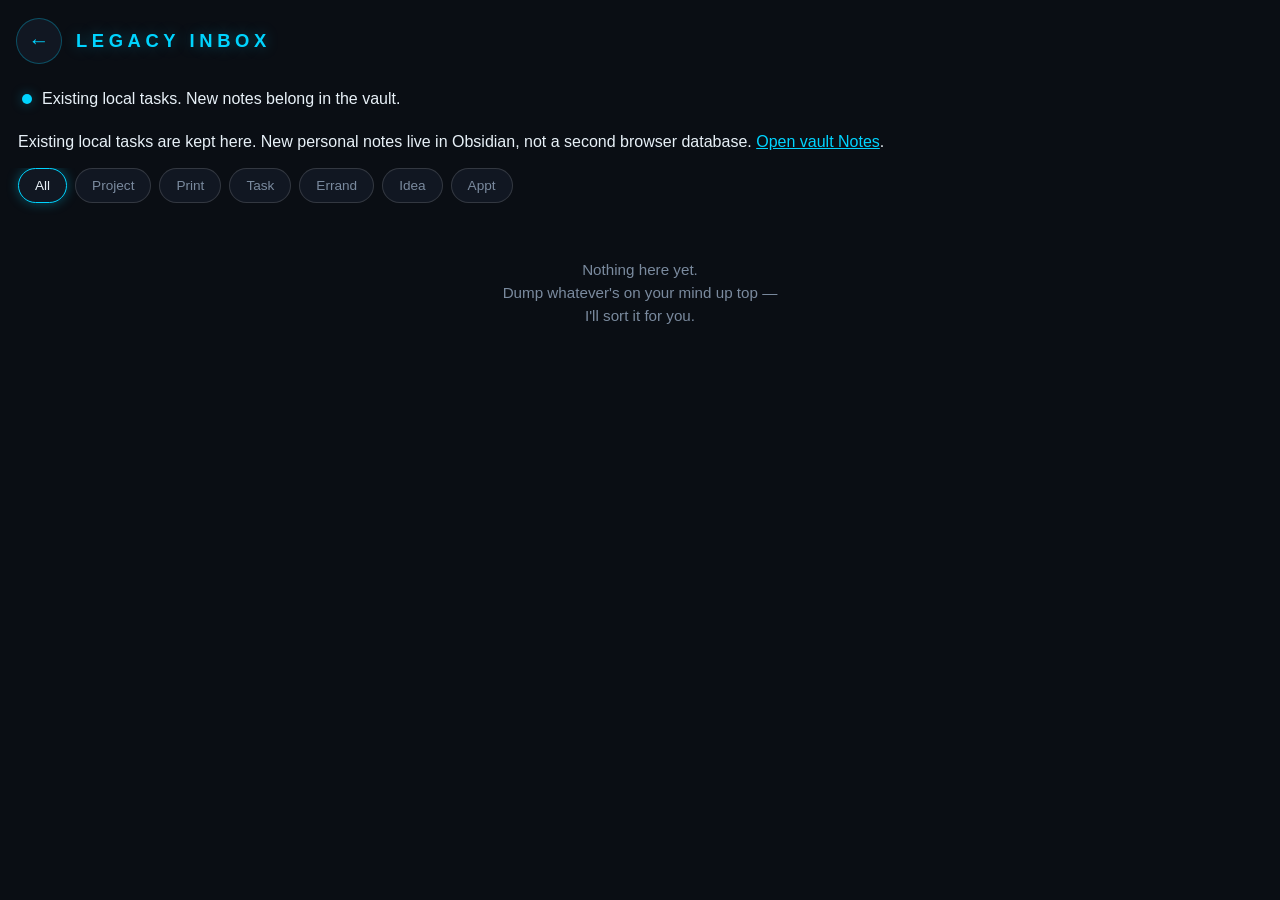
<file: inbox.html>
<!DOCTYPE html>
<html lang="en">
<head>
  <!-- ============================================================
       JARVIS — Inbox
       ------------------------------------------------------------
       Legacy local task Inbox. New notes belong in the Obsidian
       vault through notes.html; existing tasks remain available.

       ONE file: HTML + CSS + JS. No frameworks.
       Data: legacy localStorage ("jarvis.inbox"), retained so
       old tasks are not lost. New captures use the vault.
       ============================================================ -->

  <meta charset="UTF-8">

  <!-- Fit phone screens, including iPhone notch areas -->
  <meta name="viewport" content="width=device-width, initial-scale=1, viewport-fit=cover">

  <!-- iPhone "Add to Home Screen" support -->
  <meta name="apple-mobile-web-app-capable" content="yes">
  <meta name="apple-mobile-web-app-status-bar-style" content="black-translucent">
  <meta name="theme-color" content="#0a0e14">

  <title>JARVIS — Inbox</title>

  <style>
    /* ==========================================================
       THEME — same variables as the rest of the app
       ========================================================== */
    :root {
      --bg:      #0a0e14;
      --panel:   #111722;
      --accent:  #00d4ff;
      --text:    #e8f1f8;
      --dim:     #7a8a9e;
      --glow:    rgba(0, 212, 255, 0.35);

      /* Tag colours — one per bucket Jarvis sorts into */
      --c-project: #b28cff;   /* purple */
      --c-print:   #00d4ff;   /* cyan   */
      --c-task:    #3ddc84;   /* green  */
      --c-errand:  #ffb347;   /* amber  */
      --c-idea:    #ff7ab8;   /* pink   */
      --c-appt:    #ff5c5c;   /* red — real times only */
    }

    * {
      margin: 0;
      padding: 0;
      box-sizing: border-box;
      -webkit-tap-highlight-color: transparent;
    }

    body {
      min-height: 100vh;
      background: var(--bg);
      color: var(--text);
      font-family: -apple-system, BlinkMacSystemFont, "Segoe UI", Roboto, sans-serif;
      display: flex;
      flex-direction: column;
      padding: env(safe-area-inset-top) env(safe-area-inset-right)
               env(safe-area-inset-bottom) env(safe-area-inset-left);
    }

    /* ==========================================================
       TOP BAR — back + title (same pattern as picker.html)
       ========================================================== */
    .topbar {
      display: flex;
      align-items: center;
      gap: 14px;
      padding: 18px 16px 8px;
    }

    .back {
      width: 46px;
      height: 46px;
      border-radius: 50%;
      border: 1px solid rgba(0, 212, 255, 0.3);
      background: var(--panel);
      color: var(--accent);
      font-size: 1.3rem;
      display: flex;
      align-items: center;
      justify-content: center;
      cursor: pointer;
      text-decoration: none;
      transition: transform 0.12s ease, box-shadow 0.12s ease;
    }

    .back:active {
      transform: scale(0.92);
      box-shadow: 0 0 18px var(--glow);
    }

    .topbar-title {
      font-size: 1.15rem;
      letter-spacing: 0.25em;
      font-weight: 700;
      color: var(--accent);
      text-shadow: 0 0 14px var(--glow);
    }

    /* ==========================================================
       JARVIS LINE — one clean line of feedback
       ========================================================== */
    .jarvis-line {
      display: flex;
      align-items: center;
      gap: 10px;
      padding: 10px 22px 4px;
      min-height: 48px;
    }

    .reactor {
      flex: none;
      width: 10px;
      height: 10px;
      border-radius: 50%;
      background: var(--accent);
      box-shadow: 0 0 12px var(--glow);
      animation: pulse 3s ease-in-out infinite;
    }

    @keyframes pulse {
      0%, 100% { box-shadow: 0 0 6px  var(--glow); opacity: 0.85; }
      50%      { box-shadow: 0 0 18px var(--glow); opacity: 1;    }
    }

    #jarvis-text { font-size: 1rem; line-height: 1.35; }

    /* ==========================================================
       CAPTURE BOX — the most important part: type it, it's in
       ========================================================== */
    .capture {
      display: flex;
      gap: 10px;
      padding: 10px 18px 14px;
    }

    #capture-input {
      flex: 1;
      padding: 16px;               /* big touch target */
      border-radius: 16px;
      border: 1px solid rgba(0, 212, 255, 0.35);
      background: var(--panel);
      color: var(--text);
      font-size: 1rem;
      outline: none;
    }

    #capture-input:focus {
      border-color: var(--accent);
      box-shadow: 0 0 16px var(--glow);
    }

    #capture-input::placeholder { color: var(--dim); }

    .add-btn {
      width: 58px;
      border-radius: 16px;
      border: none;
      background: var(--accent);
      color: #04222b;
      font-size: 1.6rem;
      font-weight: 700;
      cursor: pointer;
      transition: transform 0.12s ease, box-shadow 0.12s ease;
    }

    .add-btn:active {
      transform: scale(0.93);
      box-shadow: 0 0 20px var(--glow);
    }

    /* ==========================================================
       FILTER CHIPS — "show me just projects / prints / …"
       ========================================================== */
    .filters {
      display: flex;
      gap: 8px;
      padding: 0 18px 12px;
      overflow-x: auto;            /* swipe sideways on small phones */
      scrollbar-width: none;
    }

    .filters::-webkit-scrollbar { display: none; }

    .chip {
      flex: none;
      padding: 9px 16px;
      border-radius: 30px;
      border: 1px solid rgba(255, 255, 255, 0.14);
      background: var(--panel);
      color: var(--dim);
      font-size: 0.85rem;
      cursor: pointer;
      transition: all 0.15s ease;
    }

    .chip.on {
      border-color: var(--accent);
      color: var(--text);
      box-shadow: 0 0 12px var(--glow);
    }

    /* ==========================================================
       ITEM LIST — everything you've dumped, tagged
       ========================================================== */
    .list {
      flex: 1;
      overflow-y: auto;
      padding: 4px 18px 24px;
      display: flex;
      flex-direction: column;
      gap: 10px;
    }

    .item {
      background: var(--panel);
      border: 1px solid rgba(255, 255, 255, 0.08);
      border-left: 3px solid var(--tag-color, var(--dim));
      border-radius: 14px;
      padding: 14px 16px;
      animation: slideIn 0.3s ease;
    }

    @keyframes slideIn {
      from { opacity: 0; transform: translateY(10px); }
      to   { opacity: 1; transform: translateY(0);    }
    }

    .item-top {
      display: flex;
      align-items: flex-start;
      gap: 10px;
    }

    .item-text {
      flex: 1;
      font-size: 0.98rem;
      line-height: 1.35;
    }

    .tag {
      flex: none;
      font-size: 0.68rem;
      font-weight: 700;
      letter-spacing: 0.08em;
      text-transform: uppercase;
      color: var(--tag-color, var(--dim));
      border: 1px solid var(--tag-color, var(--dim));
      border-radius: 20px;
      padding: 3px 10px;
      margin-top: 2px;
    }

    .item-meta {
      margin-top: 6px;
      font-size: 0.75rem;
      color: var(--dim);
      display: flex;
      justify-content: space-between;
      align-items: center;
    }

    /* Red highlight for real times (appointments) */
    .when { color: var(--c-appt); font-weight: 600; }

    .delete {
      background: none;
      border: none;
      color: var(--dim);
      font-size: 0.85rem;
      cursor: pointer;
      padding: 6px 10px;           /* bigger invisible touch area */
      margin: -6px -10px -6px 0;
    }

    .delete:active { color: var(--c-appt); }

    .empty {
      text-align: center;
      color: var(--dim);
      padding: 40px 20px;
      font-size: 0.95rem;
      line-height: 1.5;
    }

    @media (prefers-reduced-motion: reduce) {
      .reactor { animation: none; }
      .item    { animation: none; }
    }
  </style>
</head>

<body>

  <!-- ===================== TOP BAR ===================== -->
  <div class="topbar">
    <a class="back" href="index.html" aria-label="Back to home">←</a>
    <span class="topbar-title">LEGACY INBOX</span>
  </div>

  <!-- ===================== JARVIS SPEAKS HERE ===================== -->
  <div class="jarvis-line">
    <span class="reactor"></span>
    <span id="jarvis-text">Existing local tasks. New notes belong in the vault.</span>
  </div>

  <!-- ===================== CAPTURE ===================== -->
  <div class="capture">
    <p style="line-height:1.5;">Existing local tasks are kept here. New personal notes live in
      Obsidian, not a second browser database. <a href="notes.html" style="color:var(--accent);">Open vault Notes</a>.</p>
  </div>

  <!-- ===================== FILTERS ===================== -->
  <div class="filters" id="filters"></div>

  <!-- ===================== THE LIST ===================== -->
  <div class="list" id="list"></div>

  <script>
    /* ==========================================================
       THE BUCKETS — how Jarvis sorts your stuff.
       colour is used for the tag + the left edge of each item.
       ========================================================== */
    const BUCKETS = {
      project:     { label: "Project", colour: "var(--c-project)" },
      print:       { label: "Print",   colour: "var(--c-print)"   },
      task:        { label: "Task",    colour: "var(--c-task)"    },
      errand:      { label: "Errand",  colour: "var(--c-errand)"  },
      idea:        { label: "Idea",    colour: "var(--c-idea)"    },
      appointment: { label: "Appt",    colour: "var(--c-appt)"    }
    };

    /* ==========================================================
       STORAGE — localStorage step of the data plan.
       Key: "jarvis.inbox". Everything survives closing the app.
       ========================================================== */
    const STORE_KEY = "jarvis.inbox";

    function loadItems() {
      try { return JSON.parse(localStorage.getItem(STORE_KEY)) || []; }
      catch { return []; }
    }

    function saveItems() {
      localStorage.setItem(STORE_KEY, JSON.stringify(items));
    }

    let items  = loadItems();
    let filter = "all";   // which chip is active

    /* ==========================================================
       Existing task feedback
       ========================================================== */
    const jarvisText = document.getElementById("jarvis-text");

    function jarvisSays(text) { jarvisText.textContent = text; }

    /* ==========================================================
       RENDER — chips + list
       ========================================================== */
    const listEl    = document.getElementById("list");
    const filtersEl = document.getElementById("filters");

    function renderFilters() {
      const names = ["all", ...Object.keys(BUCKETS)];
      filtersEl.innerHTML = "";
      names.forEach(name => {
        const chip = document.createElement("button");
        chip.className = "chip" + (filter === name ? " on" : "");
        chip.textContent = name === "all" ? "All" : BUCKETS[name].label;
        chip.onclick = () => { filter = name; renderFilters(); renderList(); };
        filtersEl.appendChild(chip);
      });
    }

    function renderList() {
      const shown = filter === "all" ? items : items.filter(i => i.bucket === filter);
      listEl.innerHTML = "";

      if (shown.length === 0) {
        listEl.innerHTML =
          '<div class="empty">Nothing here yet.<br>Dump whatever\'s on your mind up top —<br>I\'ll sort it for you.</div>';
        return;
      }

      shown.forEach(item => {
        const bucket = BUCKETS[item.bucket];
        const el = document.createElement("div");
        el.className = "item";
        el.style.setProperty("--tag-color", bucket.colour);

        el.innerHTML =
          '<div class="item-top">' +
            '<span class="item-text"></span>' +
            '<span class="tag">' + bucket.label + "</span>" +
          "</div>" +
          '<div class="item-meta">' +
            (item.when ? '<span class="when">⏰ ' + item.when + "</span>" : "<span></span>") +
            '<button class="delete" aria-label="Delete">✕</button>' +
          "</div>";

        // set text safely (no HTML injection from your own notes)
        el.querySelector(".item-text").textContent = item.text;
        el.querySelector(".delete").onclick = () => {
          items = items.filter(i => i.id !== item.id);
          saveItems();
          renderList();
          jarvisSays("Removed.");
        };

        listEl.appendChild(el);
      });
    }

    /* ==========================================================
       WIRE IT UP
       ========================================================== */
    renderFilters();
    renderList();
    if (items.length > 0) {
      jarvisSays("You have " + items.length + " item" + (items.length === 1 ? "" : "s") + " in your inbox.");
    }
  </script>
</body>
</html>
</file>
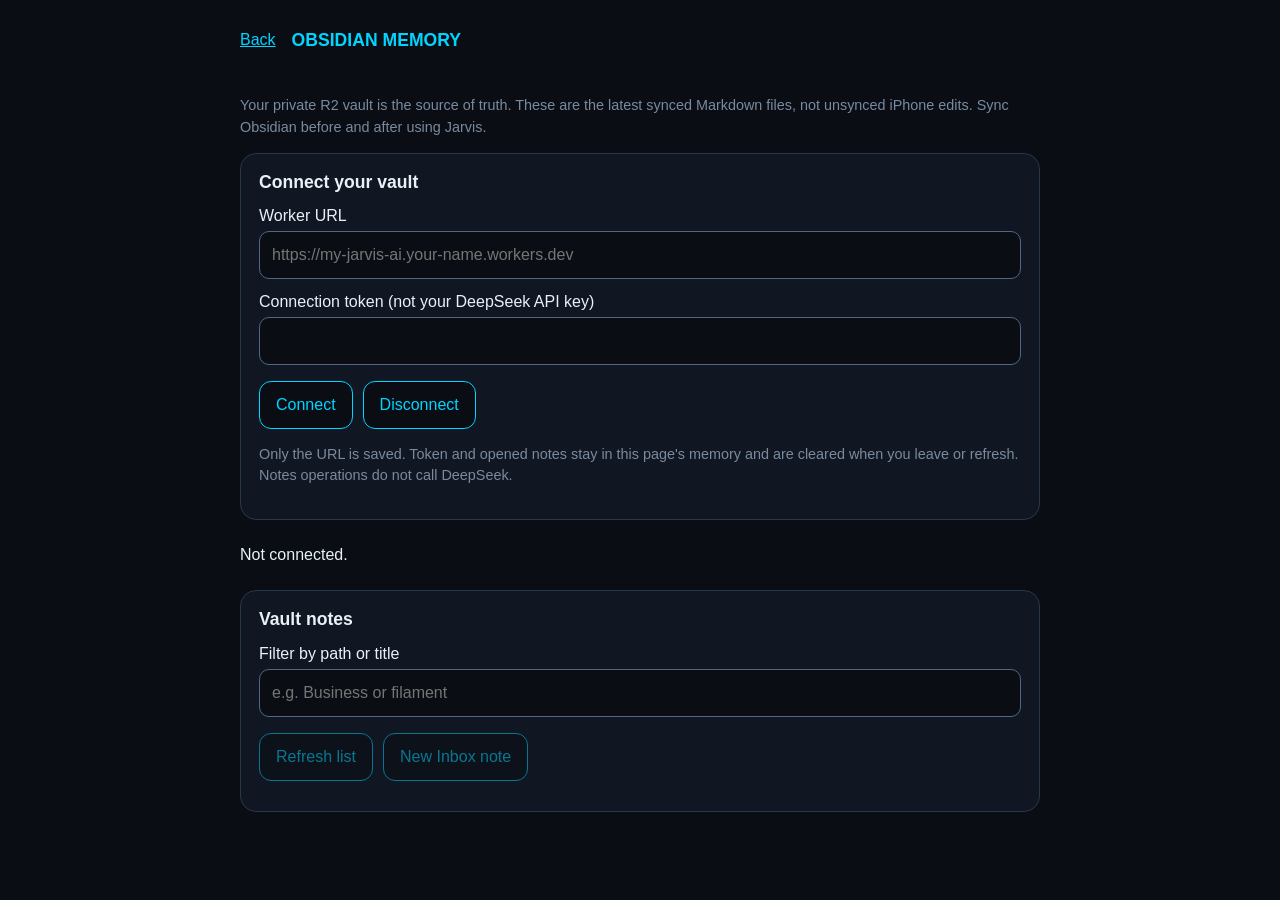
<file: notes.html>
<!DOCTYPE html>
<html lang="en">
<head>
  <meta charset="UTF-8">
  <meta name="viewport" content="width=device-width, initial-scale=1, viewport-fit=cover">
  <meta name="apple-mobile-web-app-capable" content="yes">
  <meta name="theme-color" content="#0a0e14">
  <title>JARVIS - Obsidian Memory</title>
  <style>
    :root { --bg: #0a0e14; --panel: #111722; --accent: #00d4ff; --text: #e8f1f8; --dim: #7a8a9e; }
    * { box-sizing: border-box; -webkit-tap-highlight-color: transparent; }
    body { margin: 0; padding: env(safe-area-inset-top) 16px env(safe-area-inset-bottom);
      background: var(--bg); color: var(--text); font-family: -apple-system, BlinkMacSystemFont, "Segoe UI", sans-serif; }
    main { max-width: 800px; margin: auto; padding-bottom: 28px; }
    header { display: flex; align-items: center; gap: 16px; padding: 18px 0; }
    header h1 { font-size: 1.1rem; color: var(--accent); }
    a { color: var(--accent); }
    header a { min-height: 44px; display: flex; align-items: center; }
    section { margin: 14px 0; padding: 18px; border: 1px solid #263749; border-radius: 16px; background: var(--panel); }
    h2 { font-size: 1.1rem; margin-top: 0; }
    p { line-height: 1.5; }
    .hint { color: var(--dim); font-size: 0.9rem; }
    label { display: block; margin-top: 14px; }
    input, textarea, select, button { font: inherit; }
    input:not([type="checkbox"]), textarea, select {
      width: 100%; padding: 12px; min-height: 48px; margin-top: 6px; border-radius: 10px;
      border: 1px solid #53677e; color: var(--text); background: var(--bg);
    }
    textarea { min-height: 300px; resize: vertical; line-height: 1.5; }
    input[type="checkbox"] { width: 22px; height: 22px; vertical-align: middle; margin-right: 8px; }
    .check { display: flex; align-items: center; min-height: 44px; margin-top: 4px; }
    .actions { display: flex; flex-wrap: wrap; gap: 10px; margin-top: 16px; }
    button { min-height: 48px; padding: 10px 16px; border-radius: 12px; border: 1px solid var(--accent);
      background: var(--bg); color: var(--accent); cursor: pointer; }
    button:disabled { opacity: 0.5; cursor: wait; }
    button:focus-visible, a:focus-visible { outline: 2px solid var(--accent); outline-offset: 3px; }
    #status { white-space: pre-wrap; overflow-wrap: anywhere; padding: 12px 0; }
    #status.error { color: #ff9090; }
    #note-list { display: flex; flex-direction: column; gap: 10px; max-height: 380px; overflow: auto; margin-top: 12px; }
    #note-list button { text-align: left; overflow-wrap: anywhere; }
  </style>
</head>
<body>
  <main>
    <header><a id="back" href="index.html">Back</a><h1>OBSIDIAN MEMORY</h1></header>
    <p class="hint">Your private R2 vault is the source of truth. These are the latest synced
      Markdown files, not unsynced iPhone edits. Sync Obsidian before and after using Jarvis.</p>
    <section>
      <h2>Connect your vault</h2>
      <form id="connection">
        <label for="worker-url">Worker URL</label>
        <input id="worker-url" type="url" required autocomplete="off" autocapitalize="none" spellcheck="false"
          placeholder="https://my-jarvis-ai.your-name.workers.dev">
        <label for="token">Connection token (not your DeepSeek API key)</label>
        <input id="token" type="password" required minlength="32" maxlength="256" autocomplete="off">
        <div class="actions">
          <button type="submit">Connect</button>
          <button type="button" id="disconnect">Disconnect</button>
        </div>
      </form>
      <p class="hint">Only the URL is saved. Token and opened notes stay in this page's memory
        and are cleared when you leave or refresh. Notes operations do not call DeepSeek.</p>
    </section>
    <div id="status" role="status" aria-live="polite">Not connected.</div>
    <section>
      <h2>Vault notes</h2>
      <label for="search">Filter by path or title</label>
      <input id="search" type="search" placeholder="e.g. Business or filament">
      <div class="actions">
        <button id="refresh" type="button" disabled>Refresh list</button>
        <button id="new-note" type="button" disabled>New Inbox note</button>
      </div>
      <div id="note-list"></div>
    </section>
    <section id="editor-section" hidden>
      <h2 id="editor-title">Markdown note</h2>
      <form id="editor">
        <label for="note-path">Vault path</label>
        <input id="note-path" required maxlength="240" spellcheck="false" autocapitalize="none">
        <label for="content">Markdown</label>
        <textarea id="content" spellcheck="true"></textarea>
        <label class="check"><input id="auto-tag" type="checkbox" checked>Add/update automatic area tags</label>
        <label class="check"><input id="auto-link" type="checkbox" checked>Add/update related-note links</label>
        <p class="hint">Tags use simple Work / Business / Builds / Personal keywords.
          Related links match existing note titles. Your frontmatter and manual links are preserved.</p>
        <div class="actions"><button type="submit">Save Markdown</button></div>
      </form>
      <label for="folder">Move an Inbox note to</label>
      <select id="folder">
        <option value="">Automatically suggest a folder</option>
        <option>Work</option><option>Business</option><option>Builds</option><option>Personal</option>
      </select>
      <div class="actions"><button id="organize" type="button" disabled>Move from Inbox</button></div>
      <p class="hint">If the area is unclear, choose a folder. Moving keeps a small redirect
        Markdown file at the old path, so existing links still work. Save your edit before moving.
        Jarvis never deletes a note.</p>
    </section>
  </main>
  <script>
    const el = id => document.getElementById(id);
    let workerURL = "";
    let token = "";
    let notes = [];
    let current = null;
    let baseline = "";
    let baselinePath = "";
    let busy = false;

    function status(message, error = false) {
      el("status").textContent = message;
      el("status").classList.toggle("error", error);
    }
    try { el("worker-url").value = localStorage.getItem("jarvis.aiURL") || ""; }
    catch { status("Browser storage is unavailable. Enter the URL manually.", true); }

    function dirty() {
      return !el("editor-section").hidden &&
        (el("content").value !== baseline || el("note-path").value !== baselinePath);
    }
    function canLeaveDraft() {
      return !dirty() || window.confirm("Discard this unsaved draft? Copy it first if you want to keep it.");
    }
    function controls() {
      document.querySelectorAll("button").forEach(button => { button.disabled = busy; });
      el("refresh").disabled = busy || !token;
      el("new-note").disabled = busy || !token;
      el("organize").disabled = busy || !current || !!current.redirect || !current.path.startsWith("Inbox/");
      el("content").readOnly = busy || !!current?.redirect;
      el("note-path").readOnly = busy || !!current;
      el("worker-url").readOnly = busy;
      el("token").readOnly = busy;
      el("folder").disabled = busy;
      el("auto-tag").disabled = busy;
      el("auto-link").disabled = busy;
    }
    async function perform(action) {
      if (busy) return;
      busy = true;
      controls();
      try { await action(); }
      catch (error) { console.error("Vault operation failed.", error); status(error.message, true); }
      finally { busy = false; controls(); }
    }
    async function api(path, method = "GET", body) {
      if (!token) throw new Error("Connect your Worker first.");
      const controller = new AbortController();
      const timeout = setTimeout(() => controller.abort(), 30000);
      try {
        const response = await fetch(new URL(path, workerURL), {
          method,
          headers: { Authorization: "Bearer " + token, ...(body ? { "Content-Type": "application/json" } : {}) },
          body: body ? JSON.stringify(body) : undefined,
          credentials: "omit", redirect: "error", signal: controller.signal
        });
        const data = await response.json();
        if (!response.ok) {
          throw new Error((data.error || "Worker error " + response.status) +
            (data.destination ? "\nDestination to check: " + data.destination : ""));
        }
        return data;
      } catch (error) {
        if (controller.signal.aborted || error instanceof TypeError || error instanceof SyntaxError) {
          throw new Error("The Worker response could not be confirmed. Keep your draft, check the URL/origin, and refresh the list before retrying a write.");
        }
        throw error;
      } finally { clearTimeout(timeout); }
    }
    async function refresh() {
      const data = await api("/vault/notes");
      if (!Array.isArray(data.notes)) throw new Error("Worker returned an invalid note list.");
      notes = data.notes;
      renderList();
    }
    function renderList() {
      const query = el("search").value.toLowerCase();
      el("note-list").replaceChildren();
      const visible = notes.filter(note => !note.redirect && note.path.toLowerCase().includes(query));
      for (const note of visible) {
        const button = document.createElement("button");
        button.type = "button";
        button.textContent = note.path;
        button.addEventListener("click", () => {
          if (!busy && canLeaveDraft()) perform(() => openNote(note.path));
        });
        el("note-list").appendChild(button);
      }
      if (!visible.length) el("note-list").textContent = "No matching notes. Check the sync prefix if the vault should not be empty.";
    }
    function showNote(note) {
      if (typeof note.path !== "string" || typeof note.content !== "string" || typeof note.etag !== "string") {
        throw new Error("Worker returned an invalid note. Your draft was preserved.");
      }
      current = note;
      baseline = note.content;
      baselinePath = note.path;
      el("editor-section").hidden = false;
      el("editor-title").textContent = note.redirect ? "Moved note - open its destination" : "Markdown note";
      el("note-path").value = note.path;
      el("content").value = note.content;
      el("folder").value = note.folder || "";
    }
    async function openNote(path) {
      const note = await api("/vault/note?path=" + encodeURIComponent(path));
      showNote(note);
      status(note.redirect ? "This note moved to " + note.redirect + ". Open that path from the list."
        : "Opened " + note.path + ". Sync version: " + note.updated);
    }
    el("connection").addEventListener("submit", event => {
      event.preventDefault();
      if (!canLeaveDraft()) return;
      return perform(async () => {
        const url = new URL(el("worker-url").value.trim());
        const value = el("token").value.trim();
        if (url.protocol !== "https:" || url.username || url.password || url.search || url.hash || url.pathname !== "/") {
          throw new Error("Use the HTTPS Worker URL, without a path, query, or credentials.");
        }
        if (value.length < 32 || value.length > 256 || /\s/.test(value)) throw new Error("Use a 32-256 character token without spaces.");
        workerURL = url.href;
        token = value;
        localStorage.setItem("jarvis.aiURL", workerURL);
        notes = [];
        current = null;
        el("editor-section").hidden = true;
        el("note-list").replaceChildren();
        await refresh();
        status("Vault connected. " + notes.filter(note => !note.redirect).length + " notes available.");
      });
    });
    el("disconnect").addEventListener("click", () => {
      if (busy || !canLeaveDraft()) return;
      token = "";
      notes = [];
      current = null;
      baseline = "";
      el("token").value = "";
      el("content").value = "";
      el("note-list").replaceChildren();
      el("editor-section").hidden = true;
      status("Disconnected. Token and opened note cleared.");
      controls();
    });
    el("back").addEventListener("click", event => {
      if ((busy && !window.confirm("An operation is still running. Leave and check its result later?")) ||
          !canLeaveDraft()) event.preventDefault();
    });
    el("refresh").addEventListener("click", () => perform(async () => {
      await refresh();
      status("List refreshed. An open draft is preserved; reopen its note to load new content.");
    }));
    el("search").addEventListener("input", renderList);
    el("new-note").addEventListener("click", () => {
      if (busy || !canLeaveDraft()) return;
      current = null;
      baseline = "";
      baselinePath = "Inbox/Note-" + crypto.randomUUID() + ".md";
      el("note-path").value = baselinePath;
      el("content").value = "";
      el("folder").value = "";
      el("editor-title").textContent = "New Markdown note";
      el("editor-section").hidden = false;
      status("Choose a title/path, write your note, then save.");
      controls();
    });
    el("editor").addEventListener("submit", event => {
      event.preventDefault();
      if (current?.redirect) { status("Open the moved note's destination to edit it.", true); return; }
      return perform(async () => {
        const path = el("note-path").value.trim();
        const note = await api("/vault/note", current ? "PUT" : "POST", {
          path, content: el("content").value, etag: current?.etag,
          autoTag: el("auto-tag").checked, autoLink: el("auto-link").checked
        });
        showNote(note);
        status("Saved " + note.path + ". Sync Obsidian to pull it onto your iPhone.");
        // Don't misreport a confirmed save as failed if only the list refresh fails.
        try { await refresh(); }
        catch (error) { status("Saved " + note.path + ", but the list could not refresh: " + error.message, true); }
      });
    });
    el("organize").addEventListener("click", () => {
      if (!current || current.redirect) return;
      if (dirty()) { status("Save your draft before moving this note.", true); return; }
      return perform(async () => {
        const note = await api("/vault/organize", "POST", {
          path: current.path, etag: current.etag, folder: el("folder").value
        });
        showNote(note);
        status("Moved to " + note.path + ". A redirect remains in Inbox. Sync Obsidian to pull the change.");
        try { await refresh(); }
        catch (error) { status("Moved to " + note.path + ", but the list could not refresh: " + error.message, true); }
      });
    });
    window.addEventListener("beforeunload", event => {
      if (busy || dirty()) { event.preventDefault(); event.returnValue = ""; }
    });
    controls();
  </script>
</body>
</html>
</file>
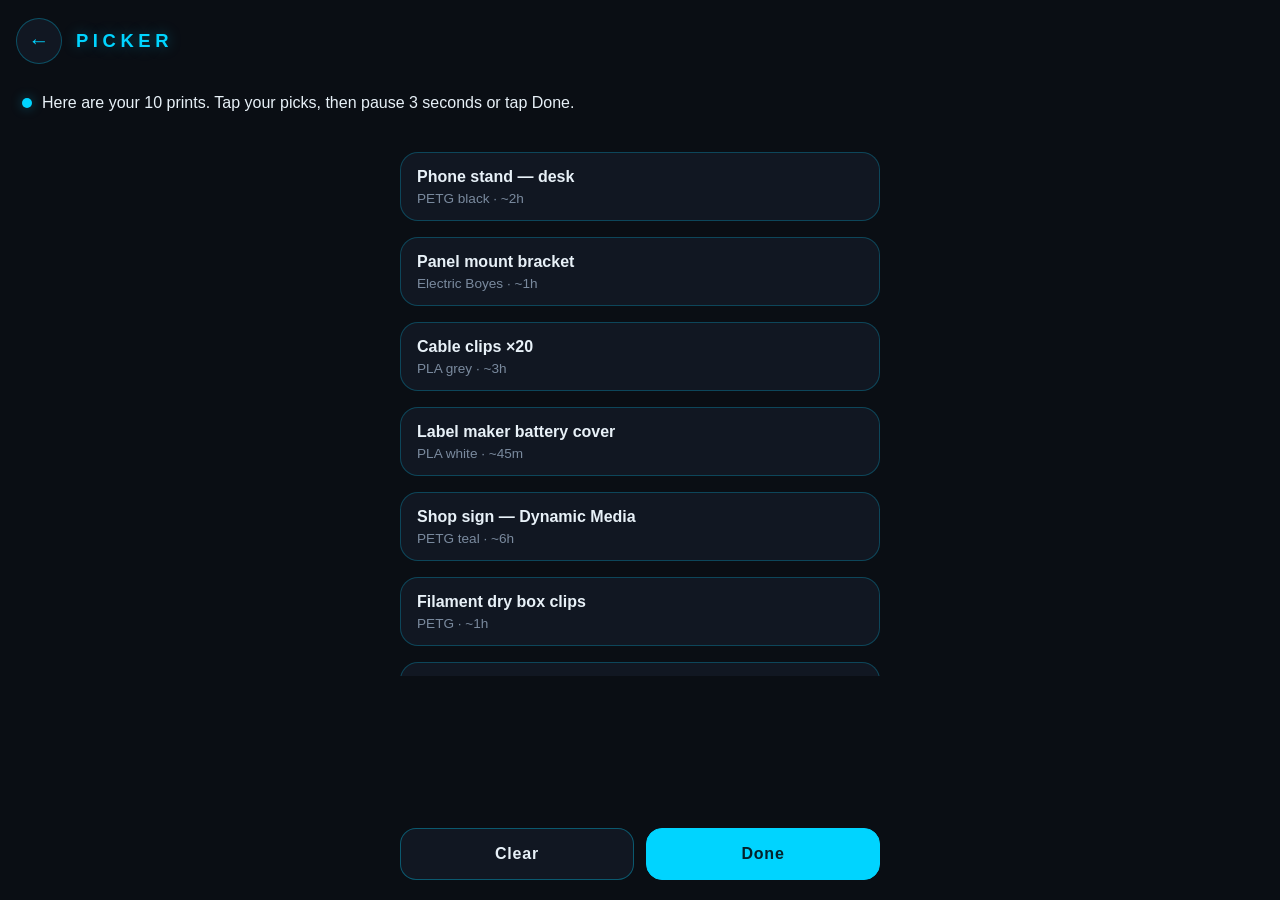
<file: picker.html>
<!DOCTYPE html>
<html lang="en">
<head>
  <!-- ============================================================
       JARVIS — Picker View
       ------------------------------------------------------------
       Items appear in a centered column.
       Tap the ones you want → pause three seconds,
       the rest fade away, and Jarvis asks
       which one to start with. Your choices land on a list.

       ONE file: HTML + CSS + JS. No frameworks.
       Data: sample items for now (localStorage step).
       Later this swaps to Google Sheets → DeepSeek → Obsidian.
       ============================================================ -->

  <meta charset="UTF-8">

  <!-- Fit phone screens, including iPhone notch areas -->
  <meta name="viewport" content="width=device-width, initial-scale=1, viewport-fit=cover">

  <!-- iPhone "Add to Home Screen" support -->
  <meta name="apple-mobile-web-app-capable" content="yes">
  <meta name="apple-mobile-web-app-status-bar-style" content="black-translucent">
  <meta name="theme-color" content="#0a0e14">

  <title>JARVIS — Picker</title>

  <style>
    /* ==========================================================
       THEME — same variables as index.html so the app matches
       ========================================================== */
    :root {
      --bg:      #0a0e14;
      --panel:   #111722;
      --accent:  #00d4ff;
      --text:    #e8f1f8;
      --dim:     #7a8a9e;
      --good:    #3ddc84;
      --glow:    rgba(0, 212, 255, 0.35);
      --settle:  cubic-bezier(0.22, 1, 0.36, 1);
    }

    * {
      margin: 0;
      padding: 0;
      box-sizing: border-box;
      -webkit-tap-highlight-color: transparent;
    }

    body {
      min-height: 100vh;
      background: var(--bg);
      color: var(--text);
      font-family: -apple-system, BlinkMacSystemFont, "Segoe UI", Roboto, sans-serif;
      display: flex;
      flex-direction: column;
      padding: env(safe-area-inset-top) env(safe-area-inset-right)
               env(safe-area-inset-bottom) env(safe-area-inset-left);
    }

    /* ==========================================================
       TOP BAR — back button + title
       ========================================================== */
    .topbar {
      display: flex;
      align-items: center;
      gap: 14px;
      padding: 18px 16px 8px;
    }

    .back {
      width: 46px;
      height: 46px;               /* big touch target */
      border-radius: 50%;
      border: 1px solid rgba(0, 212, 255, 0.3);
      background: var(--panel);
      color: var(--accent);
      font-size: 1.3rem;
      display: flex;
      align-items: center;
      justify-content: center;
      cursor: pointer;
      text-decoration: none;
      transition: transform 0.12s ease, box-shadow 0.12s ease;
    }

    .back:active {
      transform: scale(0.92);
      box-shadow: 0 0 18px var(--glow);
    }

    .topbar-title {
      font-size: 1.15rem;
      letter-spacing: 0.25em;
      font-weight: 700;
      color: var(--accent);
      text-shadow: 0 0 14px var(--glow);
    }

    /* ==========================================================
       JARVIS LINE — the "face" of it: one clean line of text
       ========================================================== */
    .jarvis-line {
      display: flex;
      align-items: center;
      gap: 10px;
      padding: 10px 22px 4px;
      min-height: 56px;
    }

    .reactor {
      flex: none;
      width: 10px;
      height: 10px;
      border-radius: 50%;
      background: var(--accent);
      box-shadow: 0 0 12px var(--glow);
      animation: pulse 3s ease-in-out infinite;
    }

    @keyframes pulse {
      0%, 100% { box-shadow: 0 0 6px  var(--glow); opacity: 0.85; }
      50%      { box-shadow: 0 0 18px var(--glow); opacity: 1;    }
    }

    #jarvis-text {
      font-size: 1rem;
      color: var(--text);
      line-height: 1.35;
    }

    /* ==========================================================
       CARD LIST — normal flow keeps every card separated
       ========================================================== */
    .sky {
      flex: none;
      display: flex;
      flex-direction: column;
      height: clamp(240px, 60vh, 640px);
      height: clamp(240px, 60dvh, 640px);
      overflow-y: auto;
      overflow-anchor: none;
      width: 100%;
      max-width: 520px;
      margin: 8px auto;
      padding: 16px 20px;
    }

    .card-list {
      display: grid;
      grid-template-columns: minmax(0, 1fr);
      gap: 16px;
      width: 100%;
      flex: none;
      margin: auto 0;
    }

    .sky.settled .card-list { margin: 0; }

    /* Each bubble = one item you can pick */
    .bubble {
      width: 100%;
      min-width: 0;
      min-height: 64px;
      text-align: left;
      font: inherit;
      color: var(--text);
      overflow-wrap: anywhere;
      background: var(--panel);
      border: 1px solid rgba(0, 212, 255, 0.25);
      border-radius: 18px;
      padding: 14px 16px;
      cursor: pointer;
      transition: opacity 0.24s ease,
                  background-color 0.18s ease-out,
                  border-color 0.18s ease-out, box-shadow 0.18s ease-out;
    }

    .bubble:focus-visible { outline: 2px solid var(--accent); outline-offset: 3px; }

    .bubble-name {
      font-size: 1rem;
      font-weight: 600;
      line-height: 1.25;
    }

    .bubble-meta {
      margin-top: 4px;
      font-size: 0.85rem;
      color: var(--dim);
    }

    /* Highlight without moving the card while more picks are being made. */
    .bubble.picked {
      animation: none;
      border-color: var(--accent);
      box-shadow: 0 0 12px var(--glow);
      background: rgba(0, 212, 255, 0.08);
    }

    /* ==========================================================
       BOTTOM BAR — Done / Clear controls
       ========================================================== */
    .controls {
      display: flex;
      gap: 12px;
      padding: 10px 20px 20px;
      max-width: 520px;
      width: 100%;
      margin: auto auto 0;
    }

    .btn {
      flex: 1;
      padding: 16px;              /* big touch target */
      border-radius: 16px;
      border: 1px solid rgba(0, 212, 255, 0.35);
      background: var(--panel);
      color: var(--text);
      font-size: 1rem;
      font-weight: 600;
      letter-spacing: 0.05em;
      cursor: pointer;
      transition: transform 0.12s ease, box-shadow 0.12s ease;
    }

    .btn:active {
      transform: scale(0.96);
      box-shadow: 0 0 20px var(--glow);
    }

    .btn.primary {
      background: var(--accent);
      color: #04222b;
      border-color: var(--accent);
    }

    .btn.hidden { display: none; }

    @media (prefers-reduced-motion: reduce) {
      .reactor, .bubble, .sky { animation: none; }
      .bubble, .btn { transition: none; }
      .btn:active { transform: none; }
    }
  </style>
</head>

<body>

  <!-- ===================== TOP BAR ===================== -->
  <div class="topbar">
    <a class="back" href="index.html" aria-label="Back to home">←</a>
    <span class="topbar-title">PICKER</span>
  </div>

  <!-- ===================== JARVIS SPEAKS HERE ===================== -->
  <div class="jarvis-line">
    <span class="reactor"></span>
    <span id="jarvis-text">One moment…</span>
  </div>

  <!-- ===================== THE SKY (bubbles live here) ===================== -->
  <div class="sky" id="sky"></div>

  <!-- ===================== CONTROLS ===================== -->
  <div class="controls">
    <button class="btn" id="clear-btn">Clear</button>
    <button class="btn primary" id="done-btn">Done</button>
  </div>

  <script>
    /* ==========================================================
       SAMPLE DATA — this is the "localStorage step" of the plan.
       LATER this exact list shape comes from Google Sheets
       (filament inventory), then DeepSeek, then your vault.
       Keep the same fields and nothing else has to change.
       ========================================================== */
    const SAMPLE_ITEMS = [
      { id: "p1",  name: "Phone stand — desk",        meta: "PETG black · ~2h"    },
      { id: "p2",  name: "Panel mount bracket",       meta: "Electric Boyes · ~1h" },
      { id: "p3",  name: "Cable clips ×20",           meta: "PLA grey · ~3h"      },
      { id: "p4",  name: "Label maker battery cover", meta: "PLA white · ~45m"    },
      { id: "p5",  name: "Shop sign — Dynamic Media", meta: "PETG teal · ~6h"     },
      { id: "p6",  name: "Filament dry box clips",    meta: "PETG · ~1h"          },
      { id: "p7",  name: "Drill bit organizer",       meta: "PLA red · ~4h"       },
      { id: "p8",  name: "Key fob — shop logo",       meta: "PLA silk · ~30m"     },
      { id: "p9",  name: "Outlet cover spacers",      meta: "Electric Boyes · ~1h" },
      { id: "p10", name: "Headphone wall hook",       meta: "PETG black · ~2h"    }
    ];

    /* ==========================================================
       STATE — what's on screen and what you've picked
       ========================================================== */
    const PICK_PAUSE = 3000;
    let pickTimer = null;
    let items  = [...SAMPLE_ITEMS];
    let picked = [];                // items you've tapped
    let phase  = "pick";            // "pick" → "chooseFirst" → done

    const sky        = document.getElementById("sky");
    const jarvisText = document.getElementById("jarvis-text");
    const doneBtn    = document.getElementById("done-btn");
    const clearBtn   = document.getElementById("clear-btn");

    function reduceMotion() {
      return window.matchMedia("(prefers-reduced-motion: reduce)").matches;
    }

    async function fadeElements(elements, from, to, duration) {
      if (reduceMotion() || !Element.prototype.animate) return;
      await Promise.all(elements.map(el => el.animate(
        [{ opacity: from }, { opacity: to }],
        { duration, easing: "ease-in-out", fill: "forwards" }
      ).finished));
    }

    function revealCards(sky) {
      if (reduceMotion() || !Element.prototype.animate) return;
      sky.querySelectorAll(".bubble").forEach((card, index) => {
        card.disabled = true;
        const entrance = card.animate(
          [{ opacity: 0, transform: "translateY(18px)" },
           { opacity: 1, transform: "translateY(0)" }],
          {
            duration: 700, delay: index * 180, fill: "backwards",
            easing: "cubic-bezier(0.22, 1, 0.36, 1)"
          }
        );
        entrance.onfinish = () => {
          if (!sky.classList.contains("settling")) card.disabled = false;
        };
      });
    }

    async function settleCards(sky, selected) {
      const cards = [...sky.querySelectorAll(".bubble")];
      const remaining = cards.filter(card => selected.some(item => item.id === card.dataset.id));
      const dismissed = cards.filter(card => !remaining.includes(card));
      const animated = !reduceMotion() && Boolean(Element.prototype.animate);
      sky.classList.add("settling");
      if (animated) cards.forEach(card => card.getAnimations().forEach(animation => animation.finish()));
      cards.forEach(card => { card.disabled = true; });

      await fadeElements(dismissed, 1, 0, 500);
      const first = remaining.map(card => card.getBoundingClientRect());
      dismissed.forEach(card => card.remove());
      sky.classList.add("settled");
      sky.scrollTop = 0;
      remaining.forEach(card => {
        card.removeAttribute("aria-pressed");
      });
      if (animated) {
        // Preserve screen order and use one easing curve so cards never cross.
        const last = remaining.map(card => card.getBoundingClientRect());
        await Promise.all(remaining.map((card, index) => card.animate(
          [{ transform: "translateY(" + (first[index].top - last[index].top) + "px)" },
           { transform: "translateY(0)" }],
          { duration: 900, easing: "cubic-bezier(0.22, 1, 0.36, 1)" }
        ).finished));
      }
      sky.classList.remove("settling");
      remaining.forEach(card => { card.disabled = false; });
    }

    /* ==========================================================
       JARVIS SPEAKS — one clean line at a time
       ========================================================== */
    function jarvisSays(text) {
      jarvisText.textContent = text;
    }

    /* ==========================================================
       SELECTION TIMER — each tap gives you another three seconds
       ========================================================== */
    function schedulePicks() {
      clearTimeout(pickTimer);
      if (picked.length) pickTimer = setTimeout(onDone, PICK_PAUSE);
    }

    /* ==========================================================
       RENDER — build the bubbles from the items list
       ========================================================== */
    function renderSky() {
      sky.innerHTML = "";
      sky.classList.remove("settled");
      sky.scrollTop = 0;
      const list = document.createElement("div");
      list.className = "card-list";
      sky.appendChild(list);
      items.forEach(item => {
        const bubble = document.createElement("button");
        bubble.type = "button";
        bubble.className = "bubble";
        if (picked.some(p => p.id === item.id)) bubble.classList.add("picked");
        if (phase === "pick") bubble.setAttribute("aria-pressed",
          picked.some(p => p.id === item.id));
        bubble.disabled = phase === "done";
        bubble.dataset.id = item.id;
        bubble.innerHTML =
          '<div class="bubble-name">' + item.name + '</div>' +
          '<div class="bubble-meta">' + item.meta + '</div>';
        bubble.addEventListener("click", () => onBubbleTap(item.id));
        list.appendChild(bubble);
      });
      revealCards(sky);
    }

    /* ==========================================================
       TAP A BUBBLE
       Pick phase:    toggle it picked/unpicked.
       Choose-first:  tapping one names it your starting task.
       ========================================================== */
    function onBubbleTap(id) {
      if (phase === "pick") {
        const item = items.find(i => i.id === id);
        const idx  = picked.findIndex(p => p.id === id);

        if (idx >= 0) {
          picked.splice(idx, 1);                       // unpick it
        } else {
          picked.push(item);                           // pick it
        }

        const bubble = sky.querySelector('[data-id="' + id + '"]');
        bubble.classList.toggle("picked");
        bubble.setAttribute("aria-pressed", bubble.classList.contains("picked"));
        schedulePicks();

        if (picked.length === 0) {
          jarvisSays("Here are your " + items.length + " prints. Tap the ones you want to do.");
        } else {
          jarvisSays(picked.length + " selected. Keep picking, or pause 3 seconds to line them up.");
        }
      } else if (phase === "chooseFirst") {
        const item = picked.find(p => p.id === id);
        startWith(item);
      }
    }

    /* ==========================================================
       DONE — fade the unpicked, then ask "which first?"
       ========================================================== */
    async function onDone() {
      if (phase !== "pick") return;
      clearTimeout(pickTimer);

      if (picked.length === 0) {
        jarvisSays("Nothing selected. Tap a few bubbles first.");
        return;
      }

      phase = "settling";
      items = [...picked];
      await settleCards(sky, items);
      phase = "chooseFirst";
      jarvisSays("Which one would you like to start with?");
    }

    /* ==========================================================
       START WITH — your first task gets named and saved
       ========================================================== */
    function startWith(item) {
      phase = "done";
      sky.querySelectorAll(".bubble").forEach(b => { b.disabled = true; });

      // Save the whole working list — first task marked.
      // localStorage = step 1 of the data plan. Today view
      // will read this same key later.
      const list = picked.map(p => ({ ...p, first: p.id === item.id }));
      localStorage.setItem("jarvis.printQueue", JSON.stringify(list));

      jarvisSays('Starting with "' + item.name + '." ' +
                 picked.length + " items on your list. It's saved.");

      // Swap Done for a "View list" path home (Today view comes next)
      doneBtn.textContent = "Back to home";
      doneBtn.onclick = () => (window.location.href = "index.html");
      clearBtn.classList.add("hidden");
    }

    /* ==========================================================
       CLEAR — unpick everything, back to the full sky
       ========================================================== */
    function onClear() {
      if (phase !== "pick") return;
      clearTimeout(pickTimer);
      picked = [];
      renderSky();
      jarvisSays("Cleared. Tap the ones you want to do.");
    }

    /* ==========================================================
       WIRE IT UP + OPENING LINE
       ========================================================== */
    doneBtn.addEventListener("click", onDone);
    clearBtn.addEventListener("click", onClear);

    renderSky();
    jarvisSays("Here are your " + items.length +
               " prints. Tap your picks, then pause 3 seconds or tap Done.");
  </script>
</body>
</html>
</file>
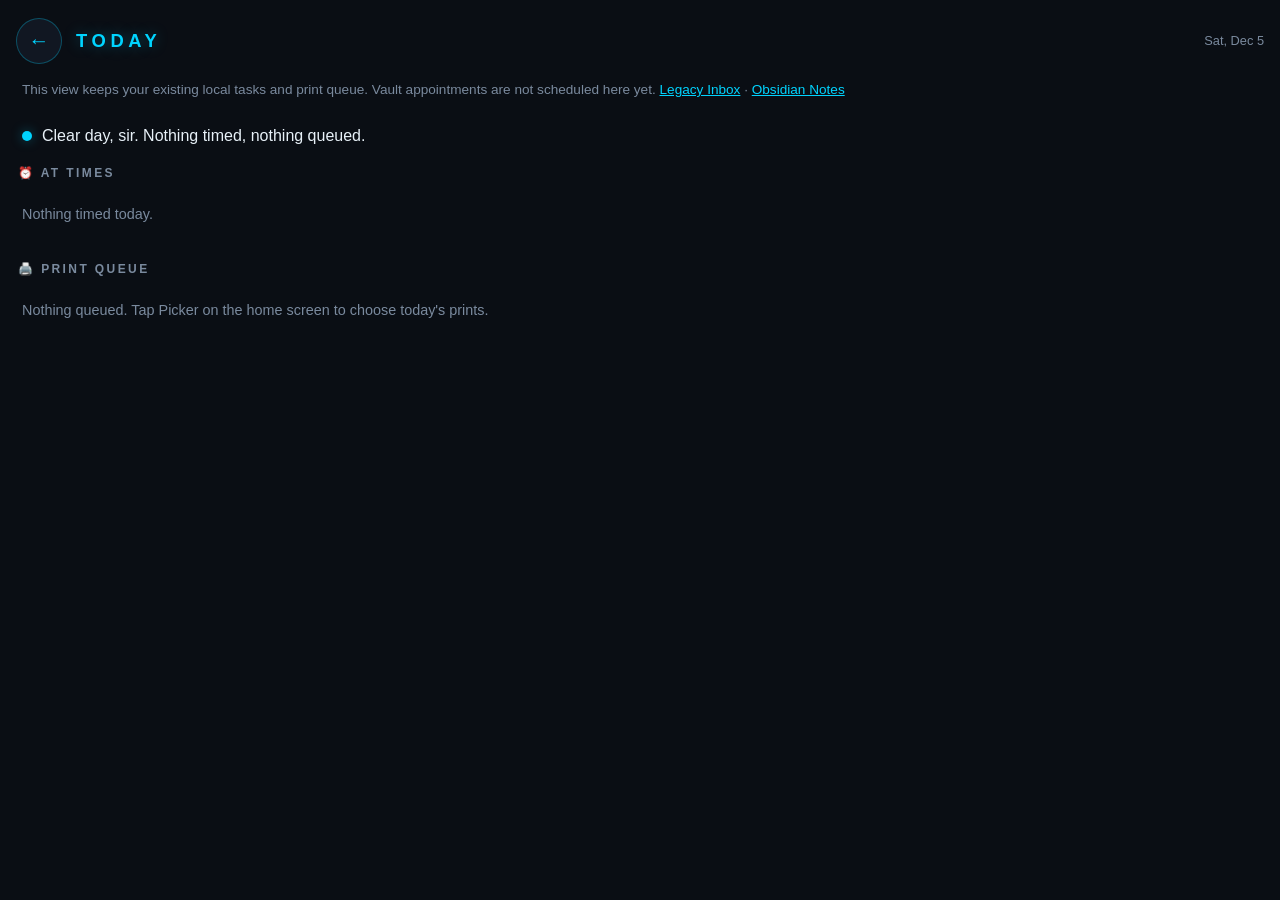
<file: today.html>
<!DOCTYPE html>
<html lang="en">
<head>
  <!-- ============================================================
       JARVIS — Today View
       ------------------------------------------------------------
       Your day at a glance. Two honest sections:
         1. AT TIMES   — real appointments only (from the Inbox).
                         Nothing appears here unless it truly has
                         a time ("Callie at 7").
         2. PRINT QUEUE — the list you built in the Picker.
                          Tap a print when it's done.

       The Jarvis line up top gives the morning briefing:
       "You have 1 appointment and 3 prints queued."

       ONE file: HTML + CSS + JS. No frameworks.
       Reads localStorage keys: jarvis.inbox, jarvis.printQueue
       ============================================================ -->

  <meta charset="UTF-8">

  <!-- Fit phone screens, including iPhone notch areas -->
  <meta name="viewport" content="width=device-width, initial-scale=1, viewport-fit=cover">

  <!-- iPhone "Add to Home Screen" support -->
  <meta name="apple-mobile-web-app-capable" content="yes">
  <meta name="apple-mobile-web-app-status-bar-style" content="black-translucent">
  <meta name="theme-color" content="#0a0e14">

  <title>JARVIS — Today</title>

  <style>
    /* ==========================================================
       THEME — same variables as the rest of the app
       ========================================================== */
    :root {
      --bg:      #0a0e14;
      --panel:   #111722;
      --accent:  #00d4ff;
      --text:    #e8f1f8;
      --dim:     #7a8a9e;
      --good:    #3ddc84;
      --appt:    #ff5c5c;    /* red: real times only */
      --glow:    rgba(0, 212, 255, 0.35);
    }

    * {
      margin: 0;
      padding: 0;
      box-sizing: border-box;
      -webkit-tap-highlight-color: transparent;
    }

    body {
      min-height: 100vh;
      background: var(--bg);
      color: var(--text);
      font-family: -apple-system, BlinkMacSystemFont, "Segoe UI", Roboto, sans-serif;
      display: flex;
      flex-direction: column;
      padding: env(safe-area-inset-top) env(safe-area-inset-right)
               env(safe-area-inset-bottom) env(safe-area-inset-left);
    }

    /* ==========================================================
       TOP BAR — back + title (same pattern as the other views)
       ========================================================== */
    .topbar {
      display: flex;
      align-items: center;
      gap: 14px;
      padding: 18px 16px 8px;
    }

    .back {
      width: 46px;
      height: 46px;
      border-radius: 50%;
      border: 1px solid rgba(0, 212, 255, 0.3);
      background: var(--panel);
      color: var(--accent);
      font-size: 1.3rem;
      display: flex;
      align-items: center;
      justify-content: center;
      cursor: pointer;
      text-decoration: none;
      transition: transform 0.12s ease, box-shadow 0.12s ease;
    }

    .back:active {
      transform: scale(0.92);
      box-shadow: 0 0 18px var(--glow);
    }

    .topbar-title {
      font-size: 1.15rem;
      letter-spacing: 0.25em;
      font-weight: 700;
      color: var(--accent);
      text-shadow: 0 0 14px var(--glow);
    }

    .topbar-date {
      margin-left: auto;         /* pushes date to the right edge */
      font-size: 0.8rem;
      color: var(--dim);
      text-align: right;
      line-height: 1.3;
    }

    /* ==========================================================
       JARVIS LINE — the briefing
       ========================================================== */
    .jarvis-line {
      display: flex;
      align-items: center;
      gap: 10px;
      padding: 10px 22px 6px;
      min-height: 52px;
    }

    .reactor {
      flex: none;
      width: 10px;
      height: 10px;
      border-radius: 50%;
      background: var(--accent);
      box-shadow: 0 0 12px var(--glow);
      animation: pulse 3s ease-in-out infinite;
    }

    @keyframes pulse {
      0%, 100% { box-shadow: 0 0 6px  var(--glow); opacity: 0.85; }
      50%      { box-shadow: 0 0 18px var(--glow); opacity: 1;    }
    }

    #jarvis-text { font-size: 1rem; line-height: 1.4; }

    /* ==========================================================
       SECTIONS
       ========================================================== */
    .sections {
      flex: 1;
      overflow-y: auto;
      padding: 6px 18px 24px;
      display: flex;
      flex-direction: column;
      gap: 22px;
    }

    .section-title {
      font-size: 0.75rem;
      font-weight: 700;
      letter-spacing: 0.2em;
      text-transform: uppercase;
      color: var(--dim);
      margin-bottom: 10px;
      display: flex;
      align-items: center;
      gap: 8px;
    }

    .section-title .count {
      color: var(--accent);
    }

    /* ---------- appointment rows (red = real times) ---------- */
    .appt {
      background: var(--panel);
      border: 1px solid rgba(255, 92, 92, 0.25);
      border-left: 3px solid var(--appt);
      border-radius: 14px;
      padding: 14px 16px;
      display: flex;
      align-items: center;
      gap: 14px;
      margin-bottom: 10px;
    }

    .appt-time {
      flex: none;
      min-width: 74px;
      font-size: 1.05rem;
      font-weight: 700;
      color: var(--appt);
      letter-spacing: 0.02em;
    }

    .appt-text {
      font-size: 0.98rem;
      line-height: 1.35;
    }

    /* ---------- print queue rows ---------- */
    #print-list {
      display: grid;
      grid-template-columns: repeat(auto-fit, minmax(min(100%, 280px), 1fr));
      gap: 16px;
    }

    .print {
      background: var(--panel);
      border: 1px solid rgba(0, 212, 255, 0.18);
      border-radius: 14px;
      padding: 14px 16px;
      display: flex;
      align-items: center;
      gap: 14px;
      min-width: 0;
      flex-wrap: wrap;
      cursor: pointer;
      transition: opacity 0.35s ease, transform 0.35s ease,
                  border-color 0.15s ease, box-shadow 0.15s ease;
    }

    .print:active { transform: scale(0.97); }

    /* The one you said you'd start with gets the halo */
    .print.first {
      border-color: var(--accent);
      box-shadow: 0 0 18px var(--glow);
    }

    /* Tap = done: fades and lifts away, then removed from storage */
    .print.done {
      opacity: 0;
      transform: translateY(-14px) scale(0.96);
      pointer-events: none;
    }

    .print-check {
      flex: none;
      width: 30px;
      height: 30px;
      border-radius: 50%;
      border: 2px solid rgba(0, 212, 255, 0.4);
      display: flex;
      align-items: center;
      justify-content: center;
      color: transparent;
      font-size: 0.9rem;
      transition: all 0.15s ease;
    }

    .print:active .print-check {
      border-color: var(--good);
      color: var(--good);
    }

    .print-body { flex: 1; min-width: 0; overflow-wrap: anywhere; }

    .print-name { font-size: 0.98rem; font-weight: 600; line-height: 1.3; }

    .print-meta { margin-top: 3px; font-size: 0.75rem; color: var(--dim); }

    .start-here {
      flex: none;
      font-size: 0.65rem;
      font-weight: 700;
      letter-spacing: 0.08em;
      color: var(--accent);
      border: 1px solid var(--accent);
      border-radius: 20px;
      padding: 3px 9px;
    }

    /* ---------- empty states ---------- */
    .empty {
      color: var(--dim);
      font-size: 0.9rem;
      padding: 14px 4px;
      line-height: 1.5;
    }

    @media (prefers-reduced-motion: reduce) {
      .reactor { animation: none; }
      .print   { transition: none; }
    }
  </style>
</head>

<body>

  <!-- ===================== TOP BAR ===================== -->
  <div class="topbar">
    <a class="back" href="index.html" aria-label="Back to home">←</a>
    <span class="topbar-title">TODAY</span>
    <span class="topbar-date" id="today-date"></span>
  </div>

  <p style="padding:8px 22px;line-height:1.5;color:var(--dim);font-size:0.85rem;">
    This view keeps your existing local tasks and print queue. Vault appointments
    are not scheduled here yet. <a href="inbox.html" style="color:var(--accent);">Legacy Inbox</a>
    &middot; <a href="notes.html" style="color:var(--accent);">Obsidian Notes</a>
  </p>

  <!-- ===================== JARVIS BRIEFING ===================== -->
  <div class="jarvis-line">
    <span class="reactor"></span>
    <span id="jarvis-text">One moment…</span>
  </div>

  <!-- ===================== THE SECTIONS ===================== -->
  <div class="sections">

    <!-- Real appointments only. No fake deadlines allowed here. -->
    <section>
      <div class="section-title">⏰ At times <span class="count" id="appt-count"></span></div>
      <div id="appt-list"></div>
    </section>

    <!-- The queue you built in the Picker -->
    <section>
      <div class="section-title">🖨️ Print queue <span class="count" id="print-count"></span></div>
      <div id="print-list"></div>
    </section>

  </div>

  <script>
    /* ==========================================================
       LOAD — read the two localStorage keys the app already uses
         jarvis.inbox      ← everything dumped into the Inbox
         jarvis.printQueue ← the list you picked in the Picker
       ========================================================== */
    function loadJSON(key) {
      try { return JSON.parse(localStorage.getItem(key)) || []; }
      catch { return []; }
    }

    let inbox = loadJSON("jarvis.inbox");
    let queue = loadJSON("jarvis.printQueue");

    // Only appointments belong in the "At times" section —
    // your rule: nothing gets a time unless it truly has one.
    let appts = inbox.filter(i => i.bucket === "appointment");

    /* ==========================================================
       TIME PARSING — turn "at 7", "7:30pm" into sortable minutes.
       No meridiem typed? We take the hour as-is. Simple + honest.
       ========================================================== */
    function toMinutes(when) {
      if (!when) return 9999;                     // unparseable → bottom
      const m = when.match(/(\d{1,2})(?::(\d{2}))?\s*(am|pm)?/i);
      if (!m) return 9999;
      let h = parseInt(m[1], 10);
      const mins = m[2] ? parseInt(m[2], 10) : 0;
      const mer = (m[3] || "").toLowerCase();
      if (mer === "pm" && h < 12) h += 12;
      if (mer === "am" && h === 12) h = 0;
      return h * 60 + mins;
    }

    appts.sort((a, b) => toMinutes(a.when) - toMinutes(b.when));

    /* ==========================================================
       THE BRIEFING — Jarvis brings things UP to you
       ========================================================== */
    function jarvisSays(text) {
      document.getElementById("jarvis-text").textContent = text;
    }

    function briefing() {
      const a = appts.length;
      const p = queue.length;

      if (a === 0 && p === 0) {
        jarvisSays("Clear day, sir. Nothing timed, nothing queued.");
        return;
      }

      const parts = [];
      if (a > 0) parts.push(a + " appointment" + (a === 1 ? "" : "s"));
      if (p > 0) parts.push(p + " print" + (p === 1 ? "" : "s") + " queued");
      jarvisSays("You have " + parts.join(" and ") + " today.");
    }

    /* ==========================================================
       RENDER — appointments
       ========================================================== */
    function renderAppts() {
      const list = document.getElementById("appt-list");
      document.getElementById("appt-count").textContent =
        appts.length ? "(" + appts.length + ")" : "";
      list.innerHTML = "";

      if (appts.length === 0) {
        list.innerHTML = '<div class="empty">Nothing timed today.</div>';
        return;
      }

      appts.forEach(item => {
        const row = document.createElement("div");
        row.className = "appt";
        row.innerHTML =
          '<span class="appt-time"></span>' +
          '<span class="appt-text"></span>';
        // "at 7" → "7" shown as the time chip; text is the note itself
        row.querySelector(".appt-time").textContent =
          (item.when || "").replace(/^at\s+/i, "");
        row.querySelector(".appt-text").textContent = item.text;
        list.appendChild(row);
      });
    }

    /* ==========================================================
       RENDER — print queue (tap = done)
       ========================================================== */
    function renderQueue() {
      const list = document.getElementById("print-list");
      document.getElementById("print-count").textContent =
        queue.length ? "(" + queue.length + ")" : "";
      list.innerHTML = "";

      if (queue.length === 0) {
        list.innerHTML =
          '<div class="empty">Nothing queued. Tap Picker on the home screen to choose today\'s prints.</div>';
        return;
      }

      queue.forEach(item => {
        const row = document.createElement("div");
        row.className = "print" + (item.first ? " first" : "");
        row.innerHTML =
          '<span class="print-check">✓</span>' +
          '<span class="print-body">' +
            '<span class="print-name"></span>' +
            (item.meta ? '<div class="print-meta"></div>' : "") +
          "</span>" +
          (item.first ? '<span class="start-here">START HERE</span>' : "");

        row.querySelector(".print-name").textContent = item.name;
        if (item.meta) row.querySelector(".print-meta").textContent = item.meta;

        // Tap a print = it's done. Fade it, remove it, save.
        row.addEventListener("click", () => {
          row.classList.add("done");
          setTimeout(() => {
            queue = queue.filter(q => q.id !== item.id);
            localStorage.setItem("jarvis.printQueue", JSON.stringify(queue));
            renderQueue();
            if (queue.length > 0) {
              jarvisSays('"' + item.name + '" done. ' + queue.length + " to go.");
            } else {
              jarvisSays("Queue cleared. Well done, sir.");
            }
          }, 380);   // wait for the fade-away to finish
        });

        list.appendChild(row);
      });
    }

    /* ==========================================================
       OPEN
       ========================================================== */
    document.getElementById("today-date").textContent =
      new Date().toLocaleDateString([], { weekday: "short", month: "short", day: "numeric" });

    renderAppts();
    renderQueue();
    briefing();
  </script>
</body>
</html>
</file>
